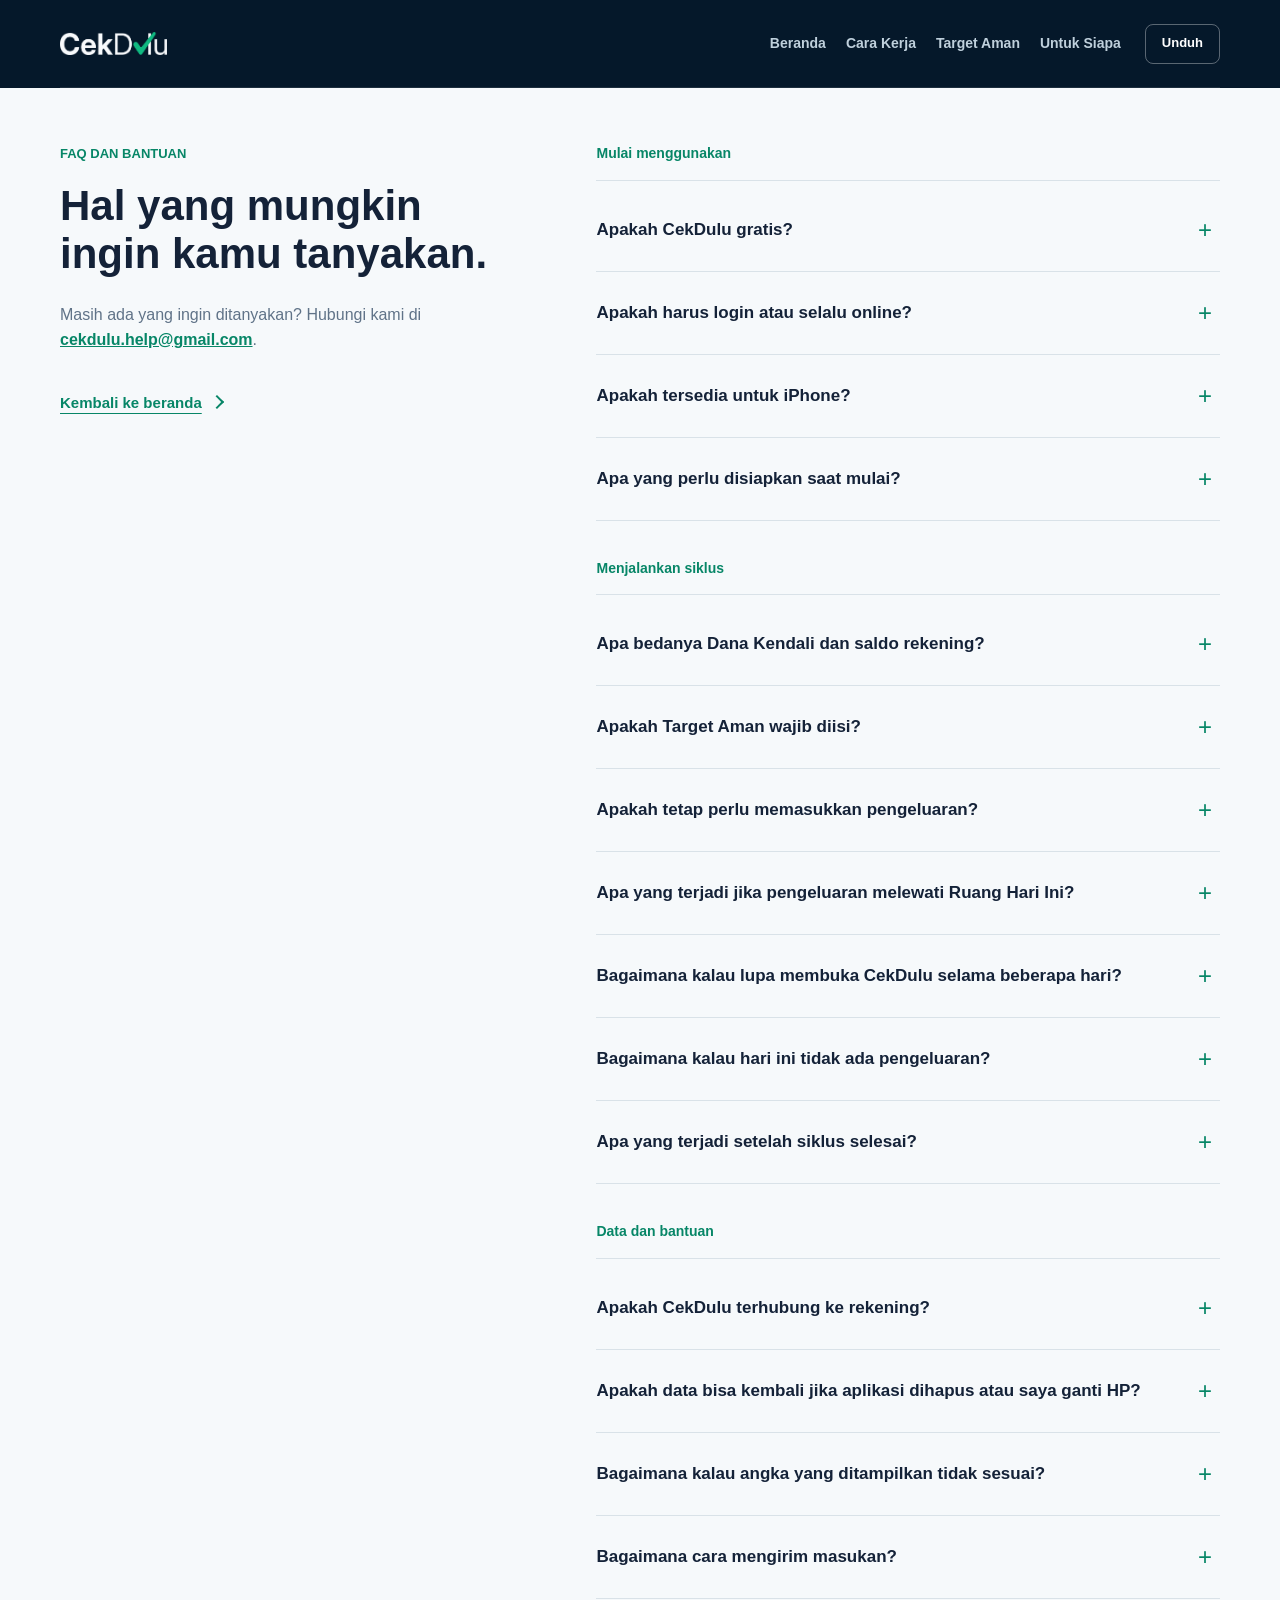
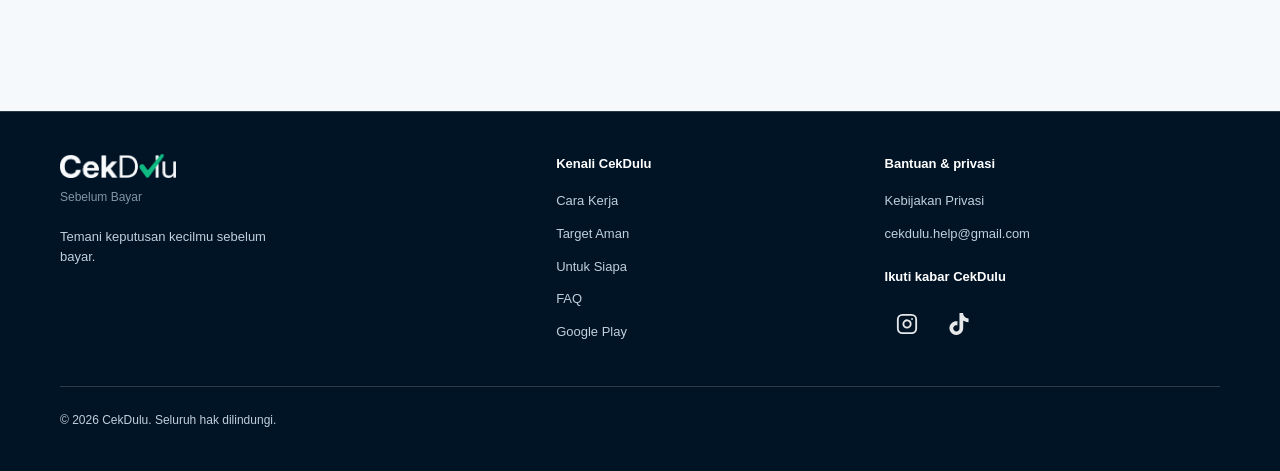
<file: faq.html>
<!doctype html>
<html lang="id">
  <head>
    <meta charset="utf-8">
    <meta name="viewport" content="width=device-width, initial-scale=1">
    <meta name="description" content="Jawaban singkat tentang cara menggunakan CekDulu, Dana Kendali, Target Aman, pengeluaran, dan penyimpanan data.">
    <meta name="theme-color" content="#001a2e">
    <title>FAQ dan Bantuan - CekDulu</title>
    <link rel="icon" type="image/png" href="assets/cekdulu-icon.png">
    <link rel="apple-touch-icon" href="assets/cekdulu-icon.png">
    <link rel="manifest" href="site.webmanifest">
    <link rel="stylesheet" href="styles.css">
    <link rel="stylesheet" href="support.css">
    <link rel="stylesheet" href="navigation.css">
    <script src="script.js" defer></script>
  </head>
  <body>
    <a class="skip-link" href="#faq-content">Lewati ke bantuan</a>

    <header class="site-header site-header--solid">
      <div class="site-header__inner">
        <a class="brand" href="index.html" aria-label="CekDulu, kembali ke halaman utama">
          <img src="assets/cekdulu-logo.png" width="945" height="201" alt="CekDulu">
        </a>
        <button class="menu-toggle" type="button" aria-expanded="false" aria-controls="primary-navigation" aria-label="Buka menu">
          <span></span>
          <span></span>
          <span></span>
        </button>
        <nav class="main-nav" id="primary-navigation" aria-label="Navigasi utama">
          <a href="index.html#top">Beranda</a>
          <a href="index.html#cara-kerja">Cara Kerja</a>
          <a href="index.html#fitur">Target Aman</a>
          <a href="index.html#untuk-siapa">Untuk Siapa</a>
          <a class="mobile-only-link" href="https://play.google.com/store/apps/details?id=com.cekdulu.sebelumbayar" target="_blank" rel="noopener noreferrer">Unduh di Google Play</a>
        </nav>
        <a class="button button--compact button--light header-download" href="https://play.google.com/store/apps/details?id=com.cekdulu.sebelumbayar" target="_blank" rel="noopener noreferrer">Unduh</a>
      </div>
    </header>

    <main class="section section--white support-faq faq-page" id="faq-content" tabindex="-1">
      <div class="section__inner faq-layout">
        <div class="section-heading faq-heading">
          <p class="eyebrow">FAQ dan bantuan</p>
          <h1>Hal yang mungkin ingin kamu tanyakan.</h1>
          <p>Masih ada yang ingin ditanyakan? Hubungi kami di <a href="mailto:cekdulu.help@gmail.com">cekdulu.help@gmail.com</a>.</p>
          <a class="text-link text-link--dark" href="index.html">Kembali ke beranda</a>
        </div>
        <div class="faq-list">
          <section class="faq-group" aria-labelledby="faq-group-1">
            <h2 id="faq-group-1">Mulai menggunakan</h2>
            <details>
              <summary>Apakah CekDulu gratis?</summary>
              <p>Versi CekDulu saat ini dapat digunakan gratis. Kamu bisa mengatur siklus dan mengecek dampak pengeluaran sebelum membayar.</p>
            </details>
            <details>
              <summary>Apakah harus login atau selalu online?</summary>
              <p>Kamu bisa mulai tanpa login. Pengaturan siklus, pengecekan nominal, dan catatan utama berjalan di perangkat sehingga dapat digunakan saat offline. Koneksi internet diperlukan untuk mengunduh atau memperbarui aplikasi.</p>
            </details>
            <details>
              <summary>Apakah tersedia untuk iPhone?</summary>
              <p>Saat ini CekDulu tersedia untuk Android melalui Google Play.</p>
            </details>
            <details>
              <summary>Apa yang perlu disiapkan saat mulai?</summary>
              <p>Tentukan Dana Kendali untuk kebutuhan sehari-hari di luar kebutuhan tetap, lalu pilih tanggal akhir siklus, biasanya sebelum gajian atau pemasukan berikutnya. Jika ada uang yang ingin tetap tersisa, isi Target Aman. Pengaturan ini dilakukan di awal setiap siklus.</p>
            </details>
          </section>
          <section class="faq-group" aria-labelledby="faq-group-2">
            <h2 id="faq-group-2">Menjalankan siklus</h2>
            <details>
              <summary>Apa bedanya Dana Kendali dan saldo rekening?</summary>
              <p>Dana Kendali adalah uang yang kamu tentukan untuk kebutuhan sehari-hari di luar kebutuhan tetap. Nilainya kamu masukkan sendiri, bukan saldo yang dibaca dari rekening.</p>
            </details>
            <details>
              <summary>Apakah Target Aman wajib diisi?</summary>
              <p>Tidak. Kamu bisa memulai tanpa Target Aman dan fokus menjaga Dana Kendali cukup sampai akhir siklus. Jika digunakan, Target Aman diperhitungkan saat menentukan ruang harian; uangnya tidak dipindahkan oleh aplikasi.</p>
            </details>
            <details>
              <summary>Apakah tetap perlu memasukkan pengeluaran?</summary>
              <p>Ya. Masukkan nominal dan konfirmasikan jika jadi membayar, supaya kondisi uang yang ditampilkan mengikuti penggunaanmu. Kamu tidak perlu memilah kategori atau menunggu malam untuk merekap. Jika sempat lupa beberapa hari, kamu bisa memperbarui total pengeluaran untuk periode yang terlewat.</p>
            </details>
            <details>
              <summary>Apa yang terjadi jika pengeluaran melewati Ruang Hari Ini?</summary>
              <p>CekDulu memperlihatkan dampaknya sebelum kamu melanjutkan. Hasil Terjaga Harian, jika tersedia, dapat membantu menutup kelebihannya. Jika belum cukup, ruang untuk hari-hari berikutnya dapat berubah. Periksa penyesuaian yang ditampilkan agar kamu tahu kondisi setelah pembayaran.</p>
            </details>
            <details>
              <summary>Bagaimana kalau lupa membuka CekDulu selama beberapa hari?</summary>
              <p>Saat diminta memperbarui periode yang terlewat, kamu bisa memilih tidak ada pengeluaran, tidak ingat, atau mengisi total pengeluaran. Total gabungan dicatat untuk periode itu tanpa menebak pengeluaran pada masing-masing tanggal.</p>
            </details>
            <details>
              <summary>Bagaimana kalau hari ini tidak ada pengeluaran?</summary>
              <p>Gunakan pilihan <strong>Tandai hari ini tanpa bayar</strong>. Kondisi hari itu tercatat dan kebiasaan cek dulu tetap terjaga tanpa perlu membuat pengeluaran.</p>
            </details>
            <details>
              <summary>Apa yang terjadi setelah siklus selesai?</summary>
              <p>Kamu bisa meninjau ringkasan siklus, lalu mengisi Dana Kendali, Durasi Siklus, dan Target Aman untuk periode berikutnya sesuai kondisi terbaru.</p>
            </details>
          </section>
          <section class="faq-group" aria-labelledby="faq-group-3">
            <h2 id="faq-group-3">Data dan bantuan</h2>
            <details>
              <summary>Apakah CekDulu terhubung ke rekening?</summary>
              <p>Tidak. CekDulu tidak terhubung ke rekening atau dompet digital, tidak memindahkan uang, dan tidak meminta PIN atau kata sandi bank. Data keuangan utama disimpan di perangkat. Saat online, data penggunaan minimum tanpa nominal keuangan dapat dikirim untuk membantu memperbaiki aplikasi. Baca rinciannya di <a href="privacy.html">Kebijakan Privasi</a>.</p>
            </details>
            <details>
              <summary>Apakah data bisa kembali jika aplikasi dihapus atau saya ganti HP?</summary>
              <p>Data keuangan utama disimpan di perangkat. Backup dan pemulihan melalui akun belum tersedia untuk umum pada versi saat ini. Menghapus aplikasi atau data aplikasi, mereset HP, maupun mengganti HP dapat membuat catatan tidak dapat dipulihkan.</p>
            </details>
            <details>
              <summary>Bagaimana kalau angka yang ditampilkan tidak sesuai?</summary>
              <p>Periksa Dana Kendali, durasi, dan pengeluaran yang sudah kamu masukkan, termasuk hari yang terlewat. Perhitungan mengikuti data yang tercatat. Jika masih ada kendala, kirim penjelasan dan versi aplikasi ke <a href="mailto:cekdulu.help@gmail.com">cekdulu.help@gmail.com</a>. Jangan sertakan PIN, kata sandi, atau informasi rekening.</p>
            </details>
            <details>
              <summary>Bagaimana cara mengirim masukan?</summary>
              <p>Kirim pengalaman atau saranmu ke <a href="mailto:cekdulu.help@gmail.com">cekdulu.help@gmail.com</a>. Ceritakan bagian yang membantu atau masih membingungkan agar kami bisa memahami kebutuhanmu.</p>
            </details>
          </section>
        </div>
      </div>
    </main>

    <footer class="site-footer footer-expanded">
      <div class="footer-expanded__inner">
        <div class="footer-brand">
          <a href="index.html#top" aria-label="CekDulu, kembali ke beranda"><img src="assets/cekdulu-logo.png" width="945" height="201" alt="CekDulu" loading="lazy"></a>
          <span>Sebelum Bayar</span>
          <p>Temani keputusan kecilmu sebelum bayar.</p>
        </div>
        <nav class="footer-section" aria-label="Jelajahi CekDulu">
          <strong>Kenali CekDulu</strong>
          <a href="index.html#cara-kerja">Cara Kerja</a>
          <a href="index.html#fitur">Target Aman</a>
          <a href="index.html#untuk-siapa">Untuk Siapa</a>
          <a href="faq.html" aria-current="page">FAQ</a>
          <a href="https://play.google.com/store/apps/details?id=com.cekdulu.sebelumbayar" target="_blank" rel="noopener noreferrer">Google Play</a>
        </nav>
        <div class="footer-section">
          <strong>Bantuan &amp; privasi</strong>
          <a href="privacy.html">Kebijakan Privasi</a>
          <a href="mailto:cekdulu.help@gmail.com">cekdulu.help@gmail.com</a>
          <div class="footer-social">
            <strong>Ikuti kabar CekDulu</strong>
            <a data-social="instagram" href="https://www.instagram.com/cekdulu_5detik/" target="_blank" rel="noopener noreferrer" aria-label="Instagram CekDulu, buka tab baru" title="Instagram"><img src="assets/instagram.svg" width="22" height="22" alt="" aria-hidden="true" loading="lazy"></a>
            <a data-social="tiktok" href="https://www.tiktok.com/@cekdulu5detik" target="_blank" rel="noopener noreferrer" aria-label="TikTok CekDulu, buka tab baru" title="TikTok"><img src="assets/tiktok.svg" width="22" height="22" alt="" aria-hidden="true" loading="lazy"></a>
          </div>
        </div>
        <p class="footer-copyright">&copy; 2026 CekDulu. Seluruh hak dilindungi.</p>
      </div>
    </footer>
  </body>
</html>
</file>
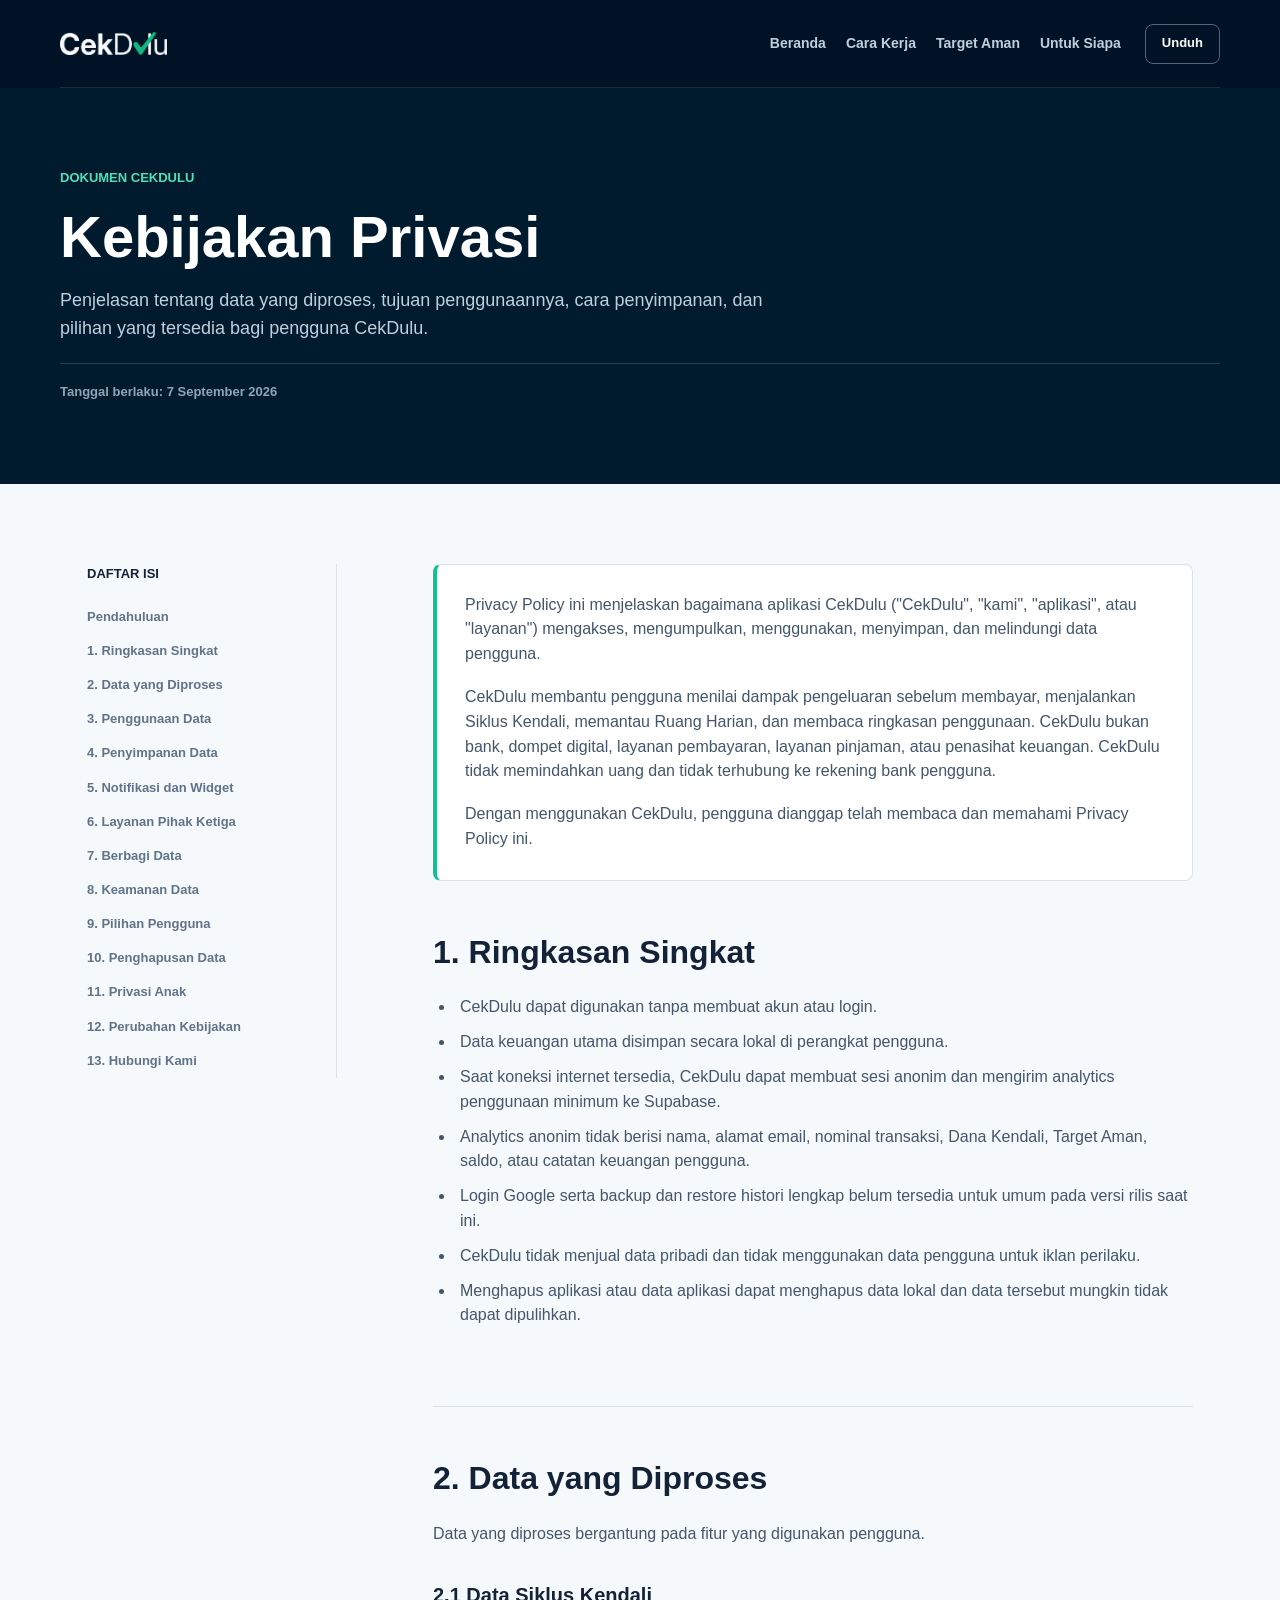
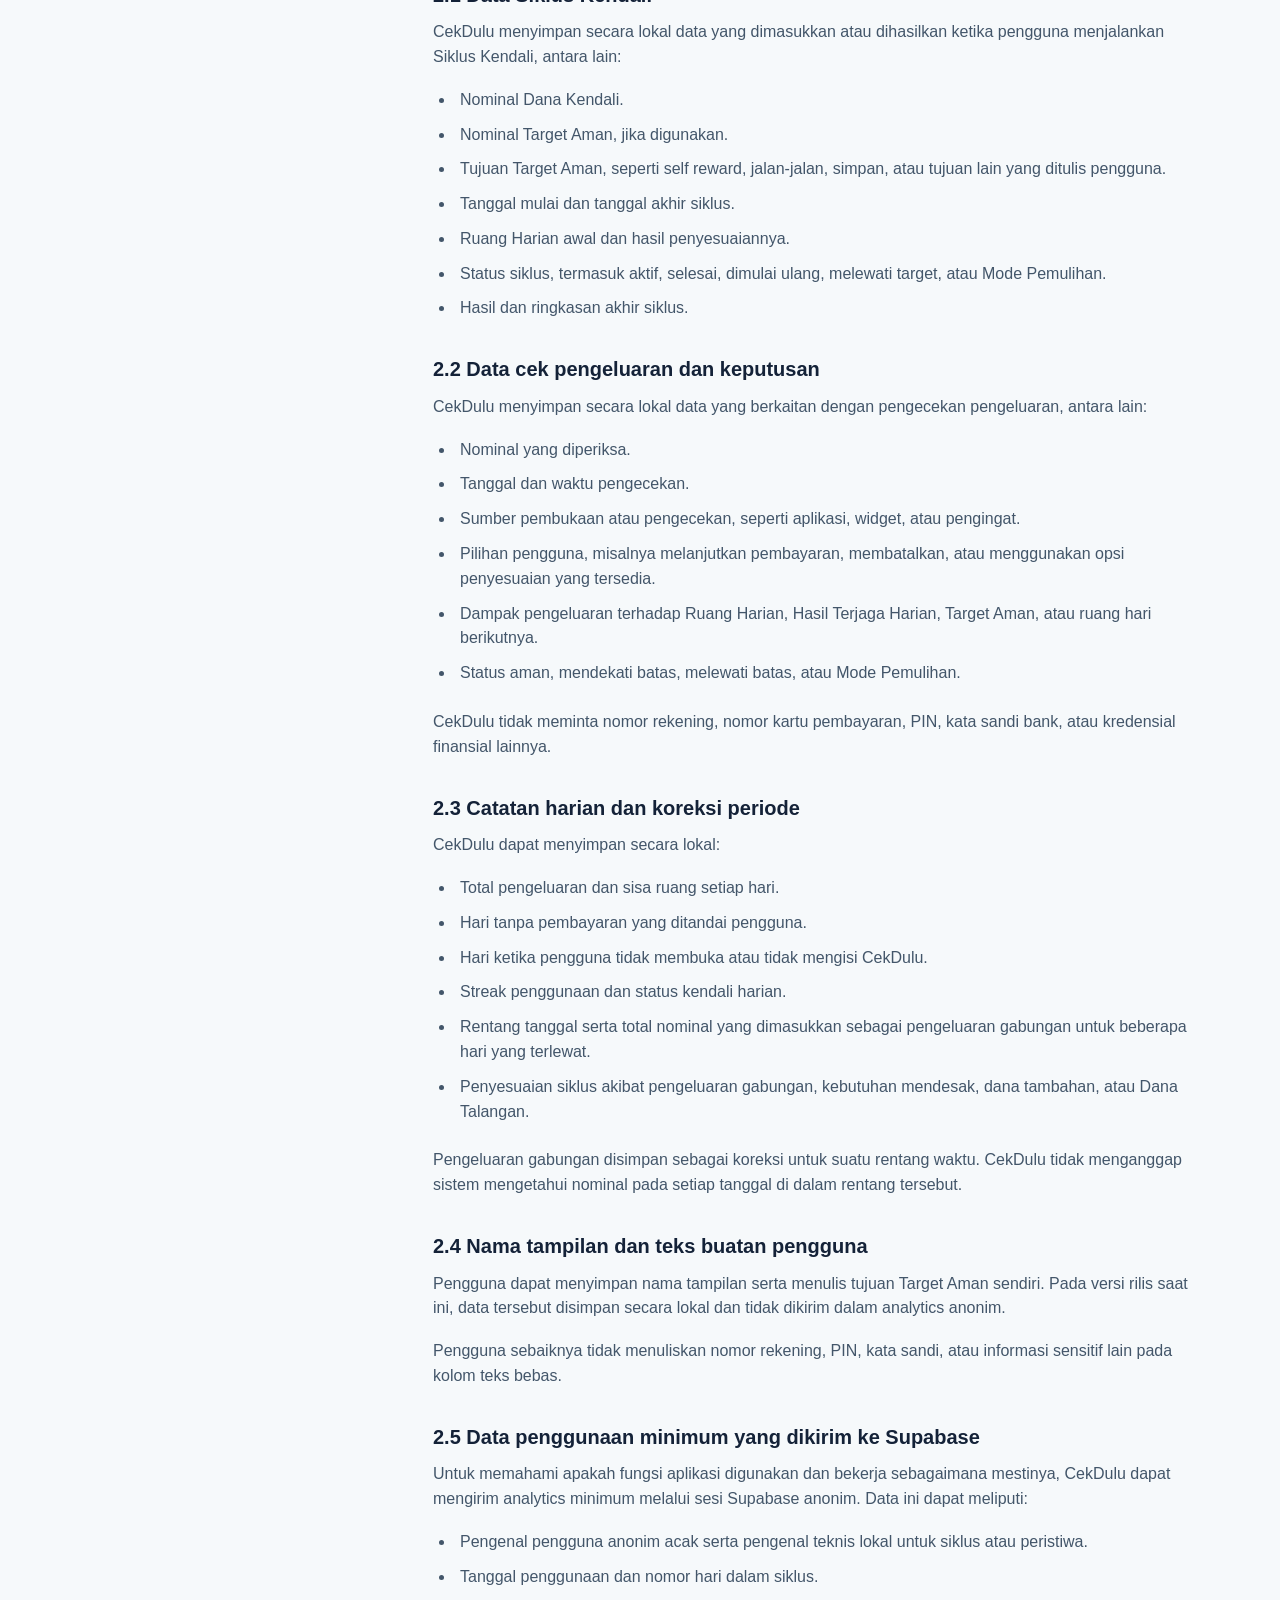
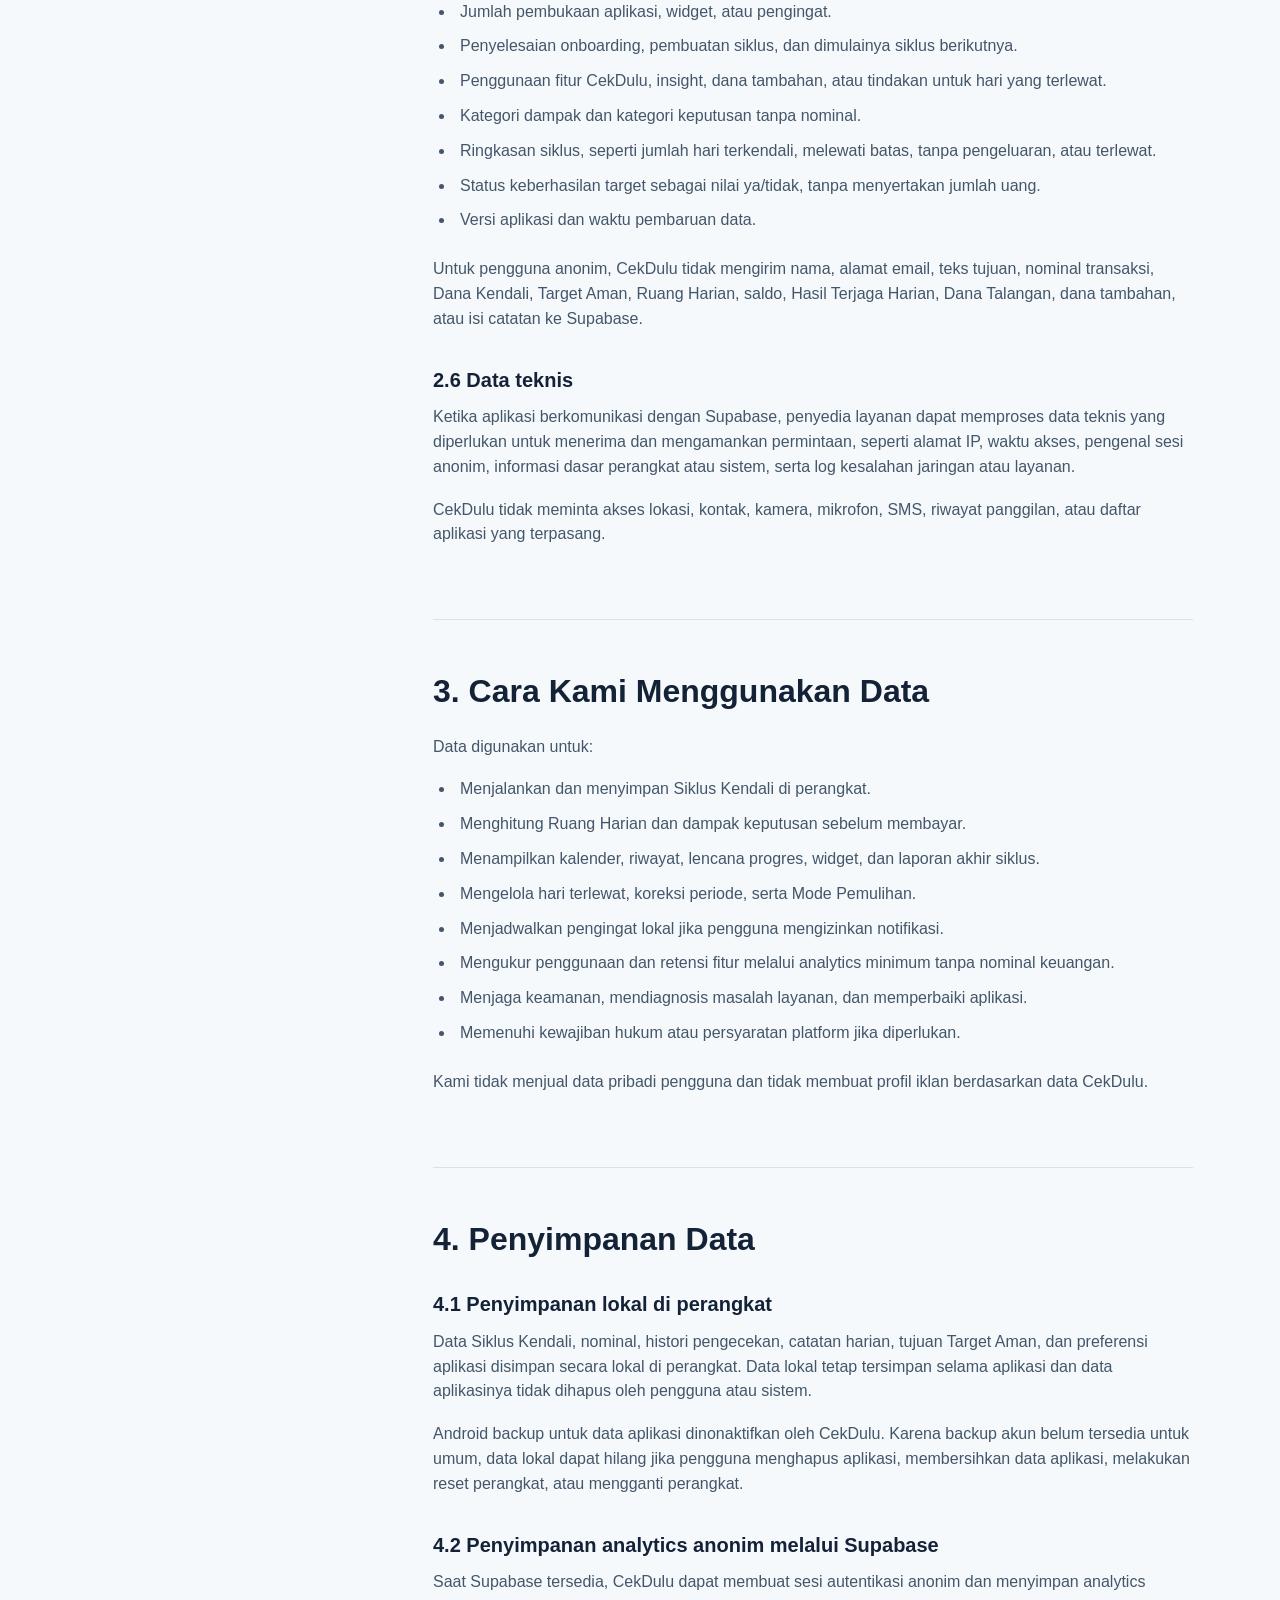
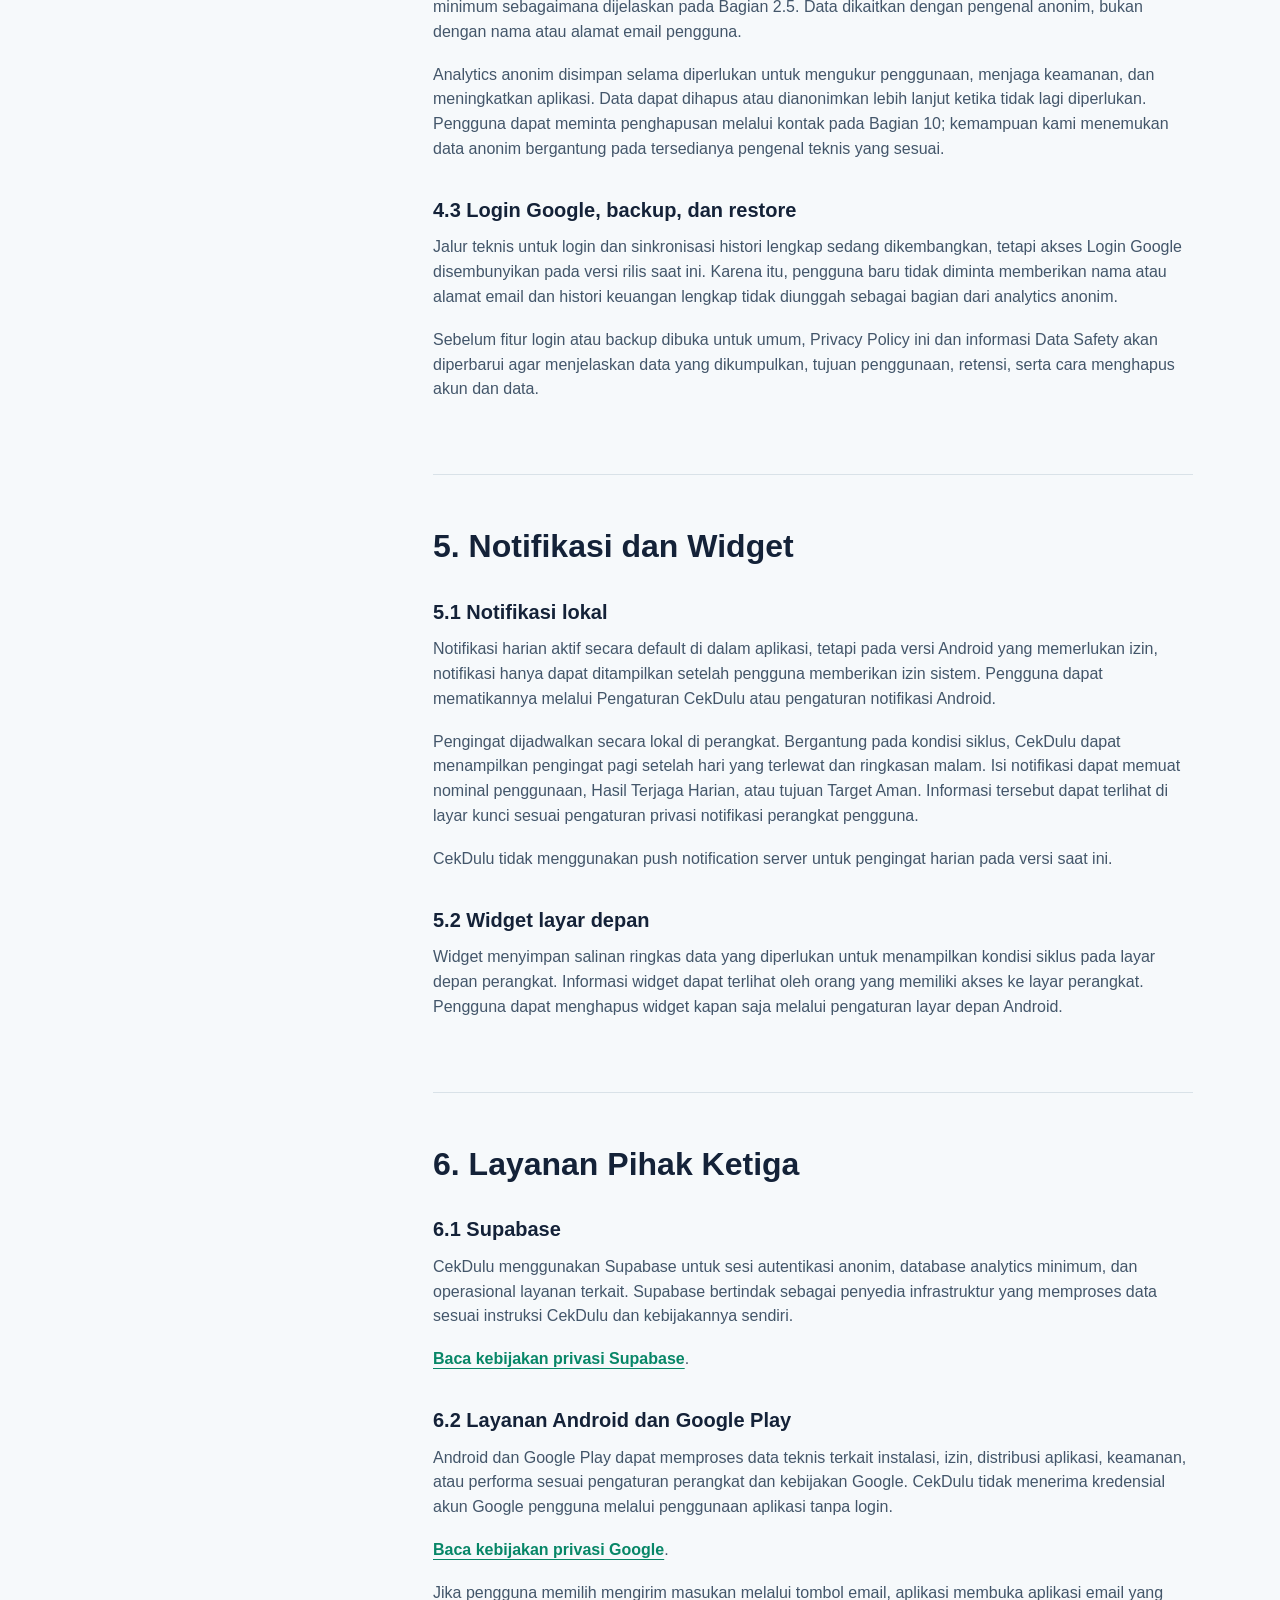
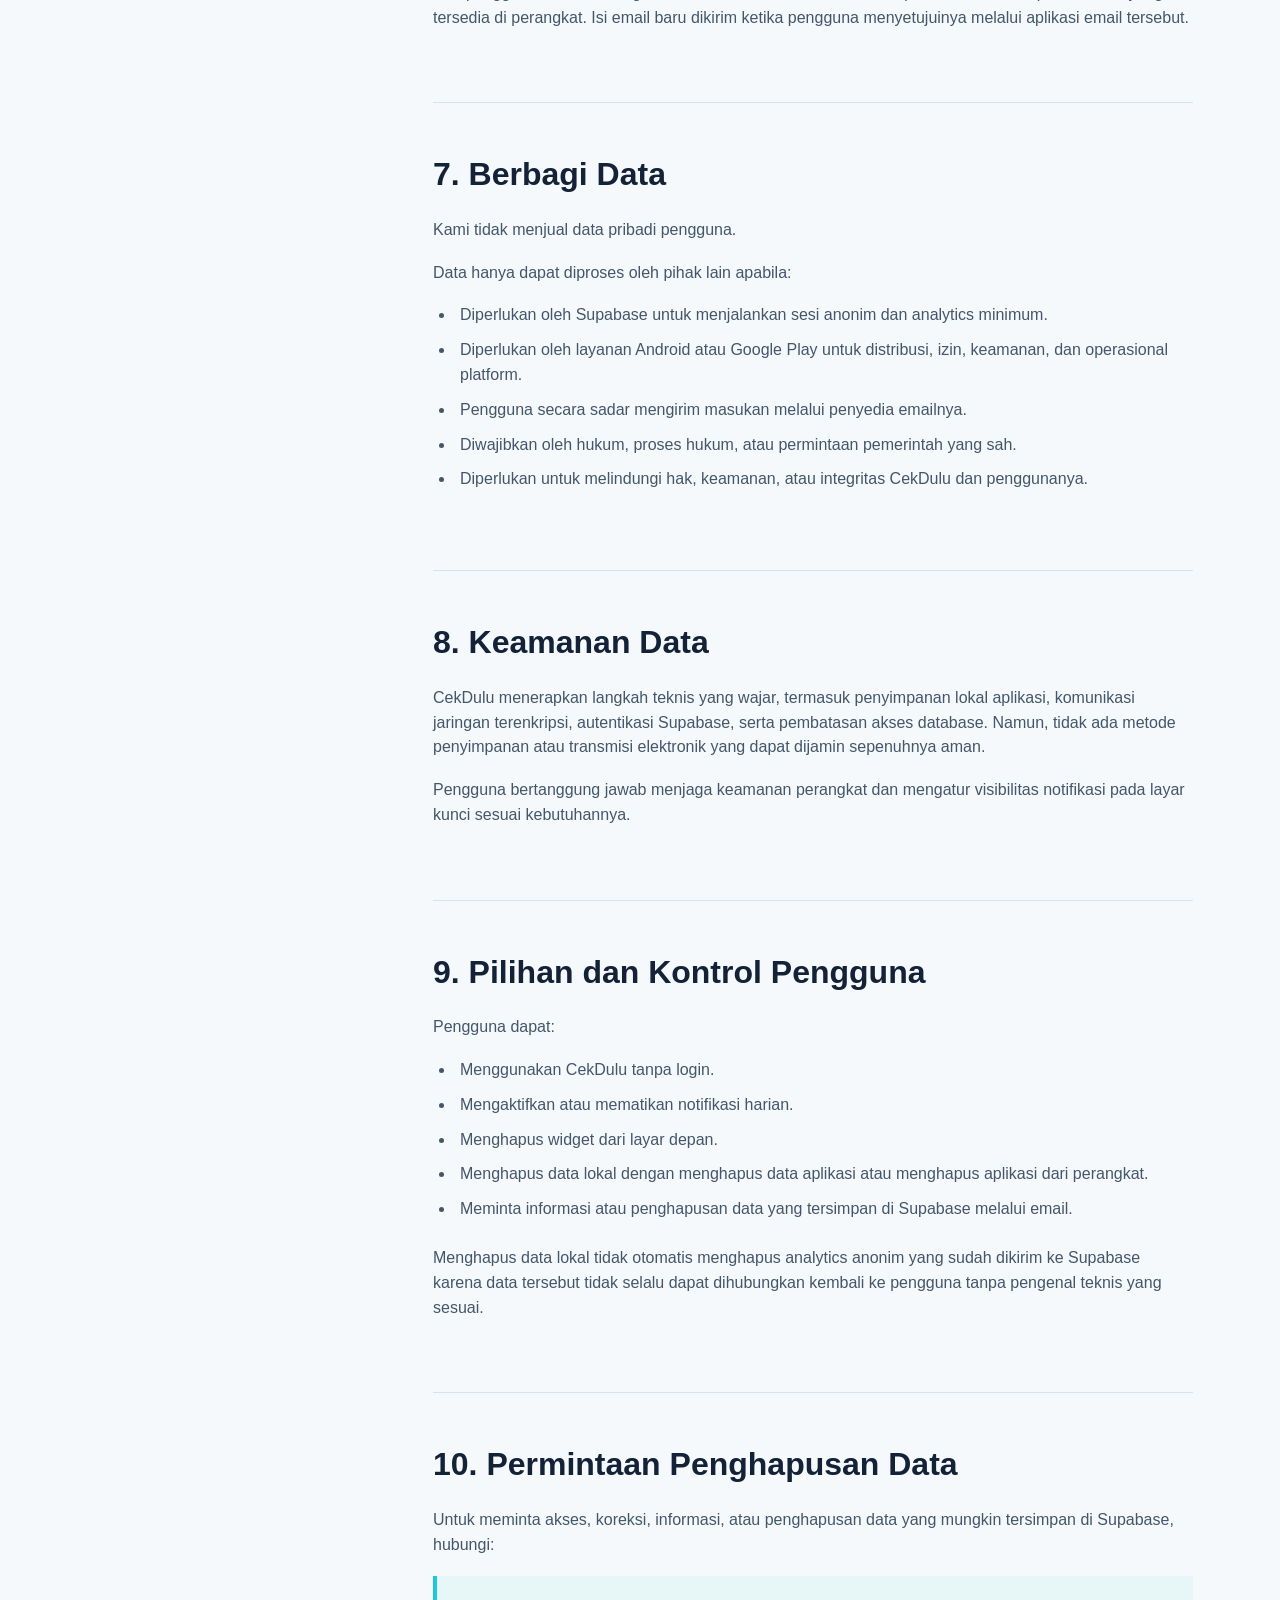
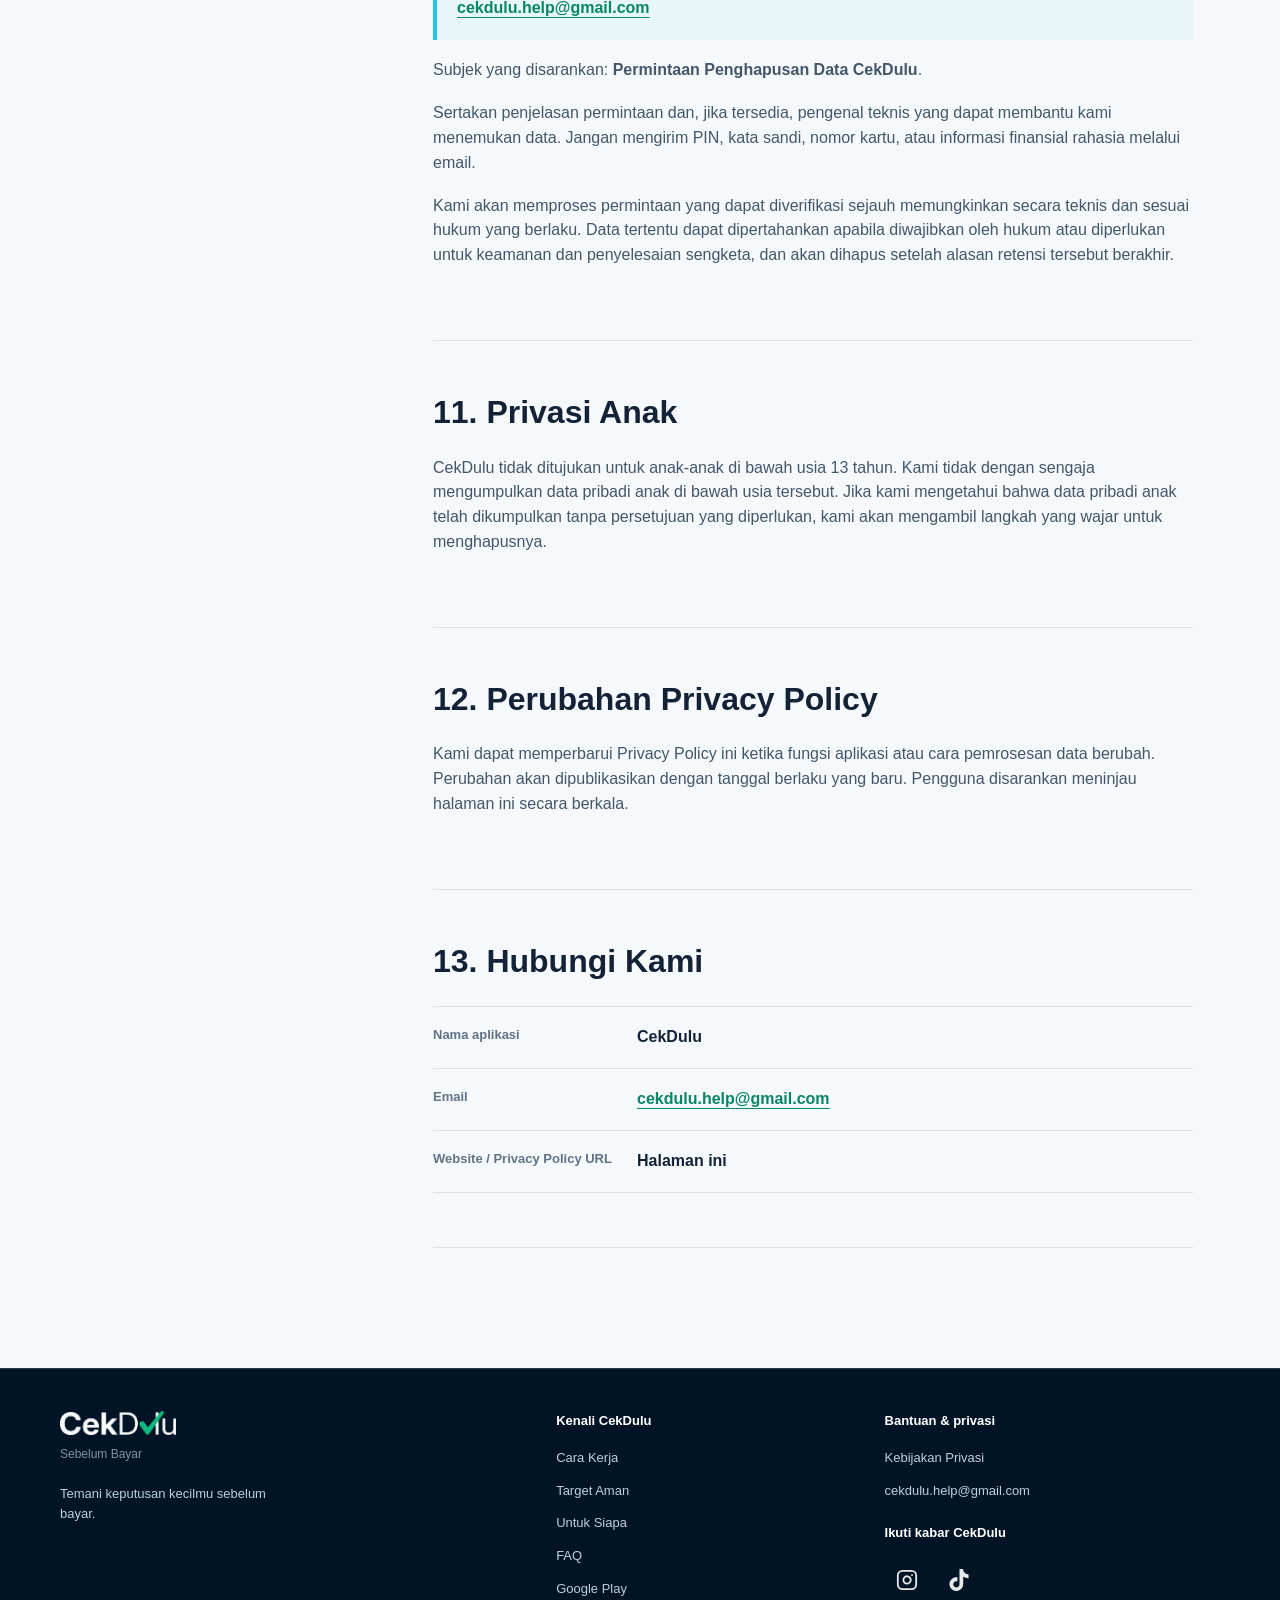
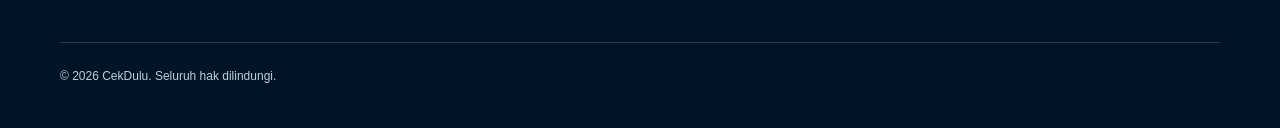
<file: privacy.html>
<!doctype html>
<html lang="id">
  <head>
    <meta charset="utf-8">
    <meta name="viewport" content="width=device-width, initial-scale=1">
    <meta
      name="description"
      content="Kebijakan Privasi CekDulu menjelaskan data yang diproses, penyimpanan lokal, analytics anonim, notifikasi, widget, serta pilihan pengguna."
    >
    <meta name="theme-color" content="#001a2e">
    <title>Kebijakan Privasi - CekDulu</title>
    <link rel="icon" type="image/png" href="assets/cekdulu-icon.png">
    <link rel="apple-touch-icon" href="assets/cekdulu-icon.png">
    <link rel="manifest" href="site.webmanifest">
    <link rel="stylesheet" href="styles.css">
    <link rel="stylesheet" href="support.css">
    <link rel="stylesheet" href="navigation.css">
    <script src="script.js" defer></script>
  </head>
  <body>
    <a class="skip-link" href="#policy-content">Lewati ke kebijakan privasi</a>

    <header class="site-header site-header--solid">
      <div class="site-header__inner">
        <a class="brand" href="index.html" aria-label="CekDulu, kembali ke halaman utama">
          <img src="assets/cekdulu-logo.png" width="945" height="201" alt="CekDulu">
        </a>

        <button
          class="menu-toggle"
          type="button"
          aria-expanded="false"
          aria-controls="primary-navigation"
          aria-label="Buka menu"
        >
          <span></span>
          <span></span>
          <span></span>
        </button>

        <nav class="main-nav" id="primary-navigation" aria-label="Navigasi utama">
          <a href="index.html#top">Beranda</a>
          <a href="index.html#cara-kerja">Cara Kerja</a>
          <a href="index.html#fitur">Target Aman</a>
          <a href="index.html#untuk-siapa">Untuk Siapa</a>
          <a
            class="mobile-only-link"
            href="https://play.google.com/store/apps/details?id=com.cekdulu.sebelumbayar"
            target="_blank"
            rel="noopener noreferrer"
          >Unduh di Google Play</a>
        </nav>

        <a
          class="button button--compact button--light header-download"
          href="https://play.google.com/store/apps/details?id=com.cekdulu.sebelumbayar"
          target="_blank"
          rel="noopener noreferrer"
        >
          Unduh
        </a>
      </div>
    </header>

    <main class="policy-main" id="policy-content" tabindex="-1">
      <section class="policy-hero">
        <div class="policy-hero__inner">
          <p class="eyebrow eyebrow--green">Dokumen CekDulu</p>
          <h1>Kebijakan Privasi</h1>
          <p>
            Penjelasan tentang data yang diproses, tujuan penggunaannya, cara
            penyimpanan, dan pilihan yang tersedia bagi pengguna CekDulu.
          </p>
          <span class="policy-date">Tanggal berlaku: 7 September 2026</span>
        </div>
      </section>

      <div class="policy-layout">
        <aside class="policy-toc" aria-label="Daftar isi Kebijakan Privasi">
          <strong>Daftar isi</strong>
          <nav>
            <a href="#pendahuluan">Pendahuluan</a>
            <a href="#ringkasan">1. Ringkasan Singkat</a>
            <a href="#data-diproses">2. Data yang Diproses</a>
            <a href="#penggunaan-data">3. Penggunaan Data</a>
            <a href="#penyimpanan">4. Penyimpanan Data</a>
            <a href="#notifikasi-widget">5. Notifikasi dan Widget</a>
            <a href="#pihak-ketiga">6. Layanan Pihak Ketiga</a>
            <a href="#berbagi-data">7. Berbagi Data</a>
            <a href="#keamanan">8. Keamanan Data</a>
            <a href="#kontrol">9. Pilihan Pengguna</a>
            <a href="#penghapusan">10. Penghapusan Data</a>
            <a href="#anak">11. Privasi Anak</a>
            <a href="#perubahan">12. Perubahan Kebijakan</a>
            <a href="#kontak">13. Hubungi Kami</a>
          </nav>
        </aside>

        <article class="policy-article">
          <section class="policy-intro" id="pendahuluan" tabindex="-1">
            <p>
              Privacy Policy ini menjelaskan bagaimana aplikasi CekDulu
              ("CekDulu", "kami", "aplikasi", atau "layanan") mengakses,
              mengumpulkan, menggunakan, menyimpan, dan melindungi data
              pengguna.
            </p>
            <p>
              CekDulu membantu pengguna menilai dampak pengeluaran sebelum
              membayar, menjalankan Siklus Kendali, memantau Ruang Harian, dan
              membaca ringkasan penggunaan. CekDulu bukan bank, dompet digital,
              layanan pembayaran, layanan pinjaman, atau penasihat keuangan.
              CekDulu tidak memindahkan uang dan tidak terhubung ke rekening
              bank pengguna.
            </p>
            <p>
              Dengan menggunakan CekDulu, pengguna dianggap telah membaca dan
              memahami Privacy Policy ini.
            </p>
          </section>

          <section id="ringkasan" tabindex="-1">
            <h2>1. Ringkasan Singkat</h2>
            <ul>
              <li>CekDulu dapat digunakan tanpa membuat akun atau login.</li>
              <li>Data keuangan utama disimpan secara lokal di perangkat pengguna.</li>
              <li>Saat koneksi internet tersedia, CekDulu dapat membuat sesi anonim dan mengirim analytics penggunaan minimum ke Supabase.</li>
              <li>Analytics anonim tidak berisi nama, alamat email, nominal transaksi, Dana Kendali, Target Aman, saldo, atau catatan keuangan pengguna.</li>
              <li>Login Google serta backup dan restore histori lengkap belum tersedia untuk umum pada versi rilis saat ini.</li>
              <li>CekDulu tidak menjual data pribadi dan tidak menggunakan data pengguna untuk iklan perilaku.</li>
              <li>Menghapus aplikasi atau data aplikasi dapat menghapus data lokal dan data tersebut mungkin tidak dapat dipulihkan.</li>
            </ul>
          </section>

          <section id="data-diproses" tabindex="-1">
            <h2>2. Data yang Diproses</h2>
            <p>Data yang diproses bergantung pada fitur yang digunakan pengguna.</p>

            <h3>2.1 Data Siklus Kendali</h3>
            <p>CekDulu menyimpan secara lokal data yang dimasukkan atau dihasilkan ketika pengguna menjalankan Siklus Kendali, antara lain:</p>
            <ul>
              <li>Nominal Dana Kendali.</li>
              <li>Nominal Target Aman, jika digunakan.</li>
              <li>Tujuan Target Aman, seperti self reward, jalan-jalan, simpan, atau tujuan lain yang ditulis pengguna.</li>
              <li>Tanggal mulai dan tanggal akhir siklus.</li>
              <li>Ruang Harian awal dan hasil penyesuaiannya.</li>
              <li>Status siklus, termasuk aktif, selesai, dimulai ulang, melewati target, atau Mode Pemulihan.</li>
              <li>Hasil dan ringkasan akhir siklus.</li>
            </ul>

            <h3>2.2 Data cek pengeluaran dan keputusan</h3>
            <p>CekDulu menyimpan secara lokal data yang berkaitan dengan pengecekan pengeluaran, antara lain:</p>
            <ul>
              <li>Nominal yang diperiksa.</li>
              <li>Tanggal dan waktu pengecekan.</li>
              <li>Sumber pembukaan atau pengecekan, seperti aplikasi, widget, atau pengingat.</li>
              <li>Pilihan pengguna, misalnya melanjutkan pembayaran, membatalkan, atau menggunakan opsi penyesuaian yang tersedia.</li>
              <li>Dampak pengeluaran terhadap Ruang Harian, Hasil Terjaga Harian, Target Aman, atau ruang hari berikutnya.</li>
              <li>Status aman, mendekati batas, melewati batas, atau Mode Pemulihan.</li>
            </ul>
            <p>CekDulu tidak meminta nomor rekening, nomor kartu pembayaran, PIN, kata sandi bank, atau kredensial finansial lainnya.</p>

            <h3>2.3 Catatan harian dan koreksi periode</h3>
            <p>CekDulu dapat menyimpan secara lokal:</p>
            <ul>
              <li>Total pengeluaran dan sisa ruang setiap hari.</li>
              <li>Hari tanpa pembayaran yang ditandai pengguna.</li>
              <li>Hari ketika pengguna tidak membuka atau tidak mengisi CekDulu.</li>
              <li>Streak penggunaan dan status kendali harian.</li>
              <li>Rentang tanggal serta total nominal yang dimasukkan sebagai pengeluaran gabungan untuk beberapa hari yang terlewat.</li>
              <li>Penyesuaian siklus akibat pengeluaran gabungan, kebutuhan mendesak, dana tambahan, atau Dana Talangan.</li>
            </ul>
            <p>Pengeluaran gabungan disimpan sebagai koreksi untuk suatu rentang waktu. CekDulu tidak menganggap sistem mengetahui nominal pada setiap tanggal di dalam rentang tersebut.</p>

            <h3>2.4 Nama tampilan dan teks buatan pengguna</h3>
            <p>Pengguna dapat menyimpan nama tampilan serta menulis tujuan Target Aman sendiri. Pada versi rilis saat ini, data tersebut disimpan secara lokal dan tidak dikirim dalam analytics anonim.</p>
            <p>Pengguna sebaiknya tidak menuliskan nomor rekening, PIN, kata sandi, atau informasi sensitif lain pada kolom teks bebas.</p>

            <h3>2.5 Data penggunaan minimum yang dikirim ke Supabase</h3>
            <p>Untuk memahami apakah fungsi aplikasi digunakan dan bekerja sebagaimana mestinya, CekDulu dapat mengirim analytics minimum melalui sesi Supabase anonim. Data ini dapat meliputi:</p>
            <ul>
              <li>Pengenal pengguna anonim acak serta pengenal teknis lokal untuk siklus atau peristiwa.</li>
              <li>Tanggal penggunaan dan nomor hari dalam siklus.</li>
              <li>Jumlah pembukaan aplikasi, widget, atau pengingat.</li>
              <li>Penyelesaian onboarding, pembuatan siklus, dan dimulainya siklus berikutnya.</li>
              <li>Penggunaan fitur CekDulu, insight, dana tambahan, atau tindakan untuk hari yang terlewat.</li>
              <li>Kategori dampak dan kategori keputusan tanpa nominal.</li>
              <li>Ringkasan siklus, seperti jumlah hari terkendali, melewati batas, tanpa pengeluaran, atau terlewat.</li>
              <li>Status keberhasilan target sebagai nilai ya/tidak, tanpa menyertakan jumlah uang.</li>
              <li>Versi aplikasi dan waktu pembaruan data.</li>
            </ul>
            <p>Untuk pengguna anonim, CekDulu tidak mengirim nama, alamat email, teks tujuan, nominal transaksi, Dana Kendali, Target Aman, Ruang Harian, saldo, Hasil Terjaga Harian, Dana Talangan, dana tambahan, atau isi catatan ke Supabase.</p>

            <h3>2.6 Data teknis</h3>
            <p>Ketika aplikasi berkomunikasi dengan Supabase, penyedia layanan dapat memproses data teknis yang diperlukan untuk menerima dan mengamankan permintaan, seperti alamat IP, waktu akses, pengenal sesi anonim, informasi dasar perangkat atau sistem, serta log kesalahan jaringan atau layanan.</p>
            <p>CekDulu tidak meminta akses lokasi, kontak, kamera, mikrofon, SMS, riwayat panggilan, atau daftar aplikasi yang terpasang.</p>
          </section>

          <section id="penggunaan-data" tabindex="-1">
            <h2>3. Cara Kami Menggunakan Data</h2>
            <p>Data digunakan untuk:</p>
            <ul>
              <li>Menjalankan dan menyimpan Siklus Kendali di perangkat.</li>
              <li>Menghitung Ruang Harian dan dampak keputusan sebelum membayar.</li>
              <li>Menampilkan kalender, riwayat, lencana progres, widget, dan laporan akhir siklus.</li>
              <li>Mengelola hari terlewat, koreksi periode, serta Mode Pemulihan.</li>
              <li>Menjadwalkan pengingat lokal jika pengguna mengizinkan notifikasi.</li>
              <li>Mengukur penggunaan dan retensi fitur melalui analytics minimum tanpa nominal keuangan.</li>
              <li>Menjaga keamanan, mendiagnosis masalah layanan, dan memperbaiki aplikasi.</li>
              <li>Memenuhi kewajiban hukum atau persyaratan platform jika diperlukan.</li>
            </ul>
            <p>Kami tidak menjual data pribadi pengguna dan tidak membuat profil iklan berdasarkan data CekDulu.</p>
          </section>

          <section id="penyimpanan" tabindex="-1">
            <h2>4. Penyimpanan Data</h2>

            <h3>4.1 Penyimpanan lokal di perangkat</h3>
            <p>Data Siklus Kendali, nominal, histori pengecekan, catatan harian, tujuan Target Aman, dan preferensi aplikasi disimpan secara lokal di perangkat. Data lokal tetap tersimpan selama aplikasi dan data aplikasinya tidak dihapus oleh pengguna atau sistem.</p>
            <p>Android backup untuk data aplikasi dinonaktifkan oleh CekDulu. Karena backup akun belum tersedia untuk umum, data lokal dapat hilang jika pengguna menghapus aplikasi, membersihkan data aplikasi, melakukan reset perangkat, atau mengganti perangkat.</p>

            <h3>4.2 Penyimpanan analytics anonim melalui Supabase</h3>
            <p>Saat Supabase tersedia, CekDulu dapat membuat sesi autentikasi anonim dan menyimpan analytics minimum sebagaimana dijelaskan pada Bagian 2.5. Data dikaitkan dengan pengenal anonim, bukan dengan nama atau alamat email pengguna.</p>
            <p>Analytics anonim disimpan selama diperlukan untuk mengukur penggunaan, menjaga keamanan, dan meningkatkan aplikasi. Data dapat dihapus atau dianonimkan lebih lanjut ketika tidak lagi diperlukan. Pengguna dapat meminta penghapusan melalui kontak pada Bagian 10; kemampuan kami menemukan data anonim bergantung pada tersedianya pengenal teknis yang sesuai.</p>

            <h3>4.3 Login Google, backup, dan restore</h3>
            <p>Jalur teknis untuk login dan sinkronisasi histori lengkap sedang dikembangkan, tetapi akses Login Google disembunyikan pada versi rilis saat ini. Karena itu, pengguna baru tidak diminta memberikan nama atau alamat email dan histori keuangan lengkap tidak diunggah sebagai bagian dari analytics anonim.</p>
            <p>Sebelum fitur login atau backup dibuka untuk umum, Privacy Policy ini dan informasi Data Safety akan diperbarui agar menjelaskan data yang dikumpulkan, tujuan penggunaan, retensi, serta cara menghapus akun dan data.</p>
          </section>

          <section id="notifikasi-widget" tabindex="-1">
            <h2>5. Notifikasi dan Widget</h2>

            <h3>5.1 Notifikasi lokal</h3>
            <p>Notifikasi harian aktif secara default di dalam aplikasi, tetapi pada versi Android yang memerlukan izin, notifikasi hanya dapat ditampilkan setelah pengguna memberikan izin sistem. Pengguna dapat mematikannya melalui Pengaturan CekDulu atau pengaturan notifikasi Android.</p>
            <p>Pengingat dijadwalkan secara lokal di perangkat. Bergantung pada kondisi siklus, CekDulu dapat menampilkan pengingat pagi setelah hari yang terlewat dan ringkasan malam. Isi notifikasi dapat memuat nominal penggunaan, Hasil Terjaga Harian, atau tujuan Target Aman. Informasi tersebut dapat terlihat di layar kunci sesuai pengaturan privasi notifikasi perangkat pengguna.</p>
            <p>CekDulu tidak menggunakan push notification server untuk pengingat harian pada versi saat ini.</p>

            <h3>5.2 Widget layar depan</h3>
            <p>Widget menyimpan salinan ringkas data yang diperlukan untuk menampilkan kondisi siklus pada layar depan perangkat. Informasi widget dapat terlihat oleh orang yang memiliki akses ke layar perangkat. Pengguna dapat menghapus widget kapan saja melalui pengaturan layar depan Android.</p>
          </section>

          <section id="pihak-ketiga" tabindex="-1">
            <h2>6. Layanan Pihak Ketiga</h2>

            <h3>6.1 Supabase</h3>
            <p>CekDulu menggunakan Supabase untuk sesi autentikasi anonim, database analytics minimum, dan operasional layanan terkait. Supabase bertindak sebagai penyedia infrastruktur yang memproses data sesuai instruksi CekDulu dan kebijakannya sendiri.</p>
            <p><a href="https://supabase.com/privacy" target="_blank" rel="noopener noreferrer">Baca kebijakan privasi Supabase</a>.</p>

            <h3>6.2 Layanan Android dan Google Play</h3>
            <p>Android dan Google Play dapat memproses data teknis terkait instalasi, izin, distribusi aplikasi, keamanan, atau performa sesuai pengaturan perangkat dan kebijakan Google. CekDulu tidak menerima kredensial akun Google pengguna melalui penggunaan aplikasi tanpa login.</p>
            <p><a href="https://policies.google.com/privacy" target="_blank" rel="noopener noreferrer">Baca kebijakan privasi Google</a>.</p>
            <p>Jika pengguna memilih mengirim masukan melalui tombol email, aplikasi membuka aplikasi email yang tersedia di perangkat. Isi email baru dikirim ketika pengguna menyetujuinya melalui aplikasi email tersebut.</p>
          </section>

          <section id="berbagi-data" tabindex="-1">
            <h2>7. Berbagi Data</h2>
            <p>Kami tidak menjual data pribadi pengguna.</p>
            <p>Data hanya dapat diproses oleh pihak lain apabila:</p>
            <ul>
              <li>Diperlukan oleh Supabase untuk menjalankan sesi anonim dan analytics minimum.</li>
              <li>Diperlukan oleh layanan Android atau Google Play untuk distribusi, izin, keamanan, dan operasional platform.</li>
              <li>Pengguna secara sadar mengirim masukan melalui penyedia emailnya.</li>
              <li>Diwajibkan oleh hukum, proses hukum, atau permintaan pemerintah yang sah.</li>
              <li>Diperlukan untuk melindungi hak, keamanan, atau integritas CekDulu dan penggunanya.</li>
            </ul>
          </section>

          <section id="keamanan" tabindex="-1">
            <h2>8. Keamanan Data</h2>
            <p>CekDulu menerapkan langkah teknis yang wajar, termasuk penyimpanan lokal aplikasi, komunikasi jaringan terenkripsi, autentikasi Supabase, serta pembatasan akses database. Namun, tidak ada metode penyimpanan atau transmisi elektronik yang dapat dijamin sepenuhnya aman.</p>
            <p>Pengguna bertanggung jawab menjaga keamanan perangkat dan mengatur visibilitas notifikasi pada layar kunci sesuai kebutuhannya.</p>
          </section>

          <section id="kontrol" tabindex="-1">
            <h2>9. Pilihan dan Kontrol Pengguna</h2>
            <p>Pengguna dapat:</p>
            <ul>
              <li>Menggunakan CekDulu tanpa login.</li>
              <li>Mengaktifkan atau mematikan notifikasi harian.</li>
              <li>Menghapus widget dari layar depan.</li>
              <li>Menghapus data lokal dengan menghapus data aplikasi atau menghapus aplikasi dari perangkat.</li>
              <li>Meminta informasi atau penghapusan data yang tersimpan di Supabase melalui email.</li>
            </ul>
            <p>Menghapus data lokal tidak otomatis menghapus analytics anonim yang sudah dikirim ke Supabase karena data tersebut tidak selalu dapat dihubungkan kembali ke pengguna tanpa pengenal teknis yang sesuai.</p>
          </section>

          <section id="penghapusan" tabindex="-1">
            <h2>10. Permintaan Penghapusan Data</h2>
            <p>Untuk meminta akses, koreksi, informasi, atau penghapusan data yang mungkin tersimpan di Supabase, hubungi:</p>
            <p class="policy-contact"><a href="mailto:cekdulu.help@gmail.com?subject=Permintaan%20Penghapusan%20Data%20CekDulu">cekdulu.help@gmail.com</a></p>
            <p>Subjek yang disarankan: <strong>Permintaan Penghapusan Data CekDulu</strong>.</p>
            <p>Sertakan penjelasan permintaan dan, jika tersedia, pengenal teknis yang dapat membantu kami menemukan data. Jangan mengirim PIN, kata sandi, nomor kartu, atau informasi finansial rahasia melalui email.</p>
            <p>Kami akan memproses permintaan yang dapat diverifikasi sejauh memungkinkan secara teknis dan sesuai hukum yang berlaku. Data tertentu dapat dipertahankan apabila diwajibkan oleh hukum atau diperlukan untuk keamanan dan penyelesaian sengketa, dan akan dihapus setelah alasan retensi tersebut berakhir.</p>
          </section>

          <section id="anak" tabindex="-1">
            <h2>11. Privasi Anak</h2>
            <p>CekDulu tidak ditujukan untuk anak-anak di bawah usia 13 tahun. Kami tidak dengan sengaja mengumpulkan data pribadi anak di bawah usia tersebut. Jika kami mengetahui bahwa data pribadi anak telah dikumpulkan tanpa persetujuan yang diperlukan, kami akan mengambil langkah yang wajar untuk menghapusnya.</p>
          </section>

          <section id="perubahan" tabindex="-1">
            <h2>12. Perubahan Privacy Policy</h2>
            <p>Kami dapat memperbarui Privacy Policy ini ketika fungsi aplikasi atau cara pemrosesan data berubah. Perubahan akan dipublikasikan dengan tanggal berlaku yang baru. Pengguna disarankan meninjau halaman ini secara berkala.</p>
          </section>

          <section id="kontak" tabindex="-1">
            <h2>13. Hubungi Kami</h2>
            <dl class="policy-details">
              <div>
                <dt>Nama aplikasi</dt>
                <dd>CekDulu</dd>
              </div>
              <div>
                <dt>Email</dt>
                <dd><a href="mailto:cekdulu.help@gmail.com">cekdulu.help@gmail.com</a></dd>
              </div>
              <div>
                <dt>Website / Privacy Policy URL</dt>
                <dd>Halaman ini</dd>
              </div>
            </dl>
          </section>
        </article>
      </div>
    </main>

    <footer class="site-footer footer-expanded">
      <div class="footer-expanded__inner">
        <div class="footer-brand">
          <a href="index.html#top" aria-label="CekDulu, kembali ke beranda"><img src="assets/cekdulu-logo.png" width="945" height="201" alt="CekDulu" loading="lazy"></a>
          <span>Sebelum Bayar</span>
          <p>Temani keputusan kecilmu sebelum bayar.</p>
        </div>
        <nav class="footer-section" aria-label="Jelajahi CekDulu">
          <strong>Kenali CekDulu</strong>
          <a href="index.html#cara-kerja">Cara Kerja</a>
          <a href="index.html#fitur">Target Aman</a>
          <a href="index.html#untuk-siapa">Untuk Siapa</a>
          <a href="faq.html">FAQ</a>
          <a href="https://play.google.com/store/apps/details?id=com.cekdulu.sebelumbayar" target="_blank" rel="noopener noreferrer">Google Play</a>
        </nav>
        <div class="footer-section">
          <strong>Bantuan &amp; privasi</strong>
          <a href="privacy.html" aria-current="page">Kebijakan Privasi</a>
          <a href="mailto:cekdulu.help@gmail.com">cekdulu.help@gmail.com</a>
          <div class="footer-social">
            <strong>Ikuti kabar CekDulu</strong>
            <a data-social="instagram" href="https://www.instagram.com/cekdulu_5detik/" target="_blank" rel="noopener noreferrer" aria-label="Instagram CekDulu, buka tab baru" title="Instagram"><img src="assets/instagram.svg" width="22" height="22" alt="" aria-hidden="true" loading="lazy"></a>
            <a data-social="tiktok" href="https://www.tiktok.com/@cekdulu5detik" target="_blank" rel="noopener noreferrer" aria-label="TikTok CekDulu, buka tab baru" title="TikTok"><img src="assets/tiktok.svg" width="22" height="22" alt="" aria-hidden="true" loading="lazy"></a>
          </div>
        </div>
        <p class="footer-copyright">&copy; 2026 CekDulu. Seluruh hak dilindungi.</p>
      </div>
    </footer>
  </body>
</html>
</file>
<file: styles.css>
:root {
  color-scheme: dark;
  --navy-950: #001426;
  --navy-900: #001a2e;
  --navy-850: #062038;
  --navy-800: #10253e;
  --ink: #142238;
  --paper: #f6f9fb;
  --white: #ffffff;
  --text-soft: #bfd0dc;
  --text-muted: #607388;
  --line-dark: rgba(255, 255, 255, 0.16);
  --line-light: #d9e2e8;
  --green: #14bf91;
  --green-dark: #078667;
  --cyan: #20c7d9;
  --blue: #48a9f8;
  --yellow: #f2b544;
  --red: #ef5f67;
  --mint: #c9f5e7;
  --shadow: 0 24px 70px rgba(0, 11, 22, 0.28);
  --content: 1160px;
}

* {
  box-sizing: border-box;
}

[hidden] {
  display: none !important;
}

html {
  scroll-behavior: smooth;
}

body {
  margin: 0;
  min-width: 320px;
  overflow-x: hidden;
  background: var(--navy-950);
  color: var(--white);
  font-family: Inter, "Segoe UI", Arial, sans-serif;
  line-height: 1.55;
  letter-spacing: 0;
  text-rendering: optimizeLegibility;
}

body,
button,
a {
  -webkit-font-smoothing: antialiased;
}

a {
  color: inherit;
}

img {
  display: block;
  max-width: 100%;
}

h1,
h2,
h3,
p {
  margin-top: 0;
}

h1,
h2,
h3 {
  line-height: 1.08;
}

h1 {
  max-width: 760px;
  margin-bottom: 24px;
  font-size: 64px;
  font-weight: 800;
}

h2 {
  margin-bottom: 22px;
  font-size: 44px;
  font-weight: 800;
  color: var(--ink);
}

h3 {
  margin-bottom: 10px;
  font-size: 21px;
  color: var(--ink);
}

p {
  font-size: 17px;
}

.skip-link {
  position: fixed;
  top: 10px;
  left: 10px;
  z-index: 1000;
  padding: 10px 14px;
  background: var(--white);
  color: var(--ink);
  transform: translateY(-150%);
}

.skip-link:focus {
  transform: translateY(0);
}

.site-header {
  position: absolute;
  top: 0;
  right: 0;
  left: 0;
  z-index: 20;
  transition: background-color 180ms ease, box-shadow 180ms ease;
}

.site-header.is-scrolled {
  position: fixed;
  background: rgba(0, 20, 38, 0.96);
  box-shadow: 0 10px 30px rgba(0, 10, 20, 0.2);
  backdrop-filter: blur(12px);
}

.site-header.is-scrolled .site-header__inner {
  min-height: 68px;
  border-bottom-color: transparent;
}

.site-header--solid {
  position: fixed;
  background: rgba(0, 20, 38, 0.98);
}

.site-header--solid .site-header__inner {
  border-bottom-color: rgba(255, 255, 255, 0.1);
}

.site-header__inner {
  width: min(calc(100% - 48px), var(--content));
  min-height: 88px;
  margin: 0 auto;
  display: flex;
  align-items: center;
  gap: 36px;
  border-bottom: 1px solid var(--line-dark);
}

.brand {
  width: 134px;
  flex: 0 0 auto;
}

.main-nav {
  margin-left: auto;
  display: flex;
  align-items: center;
  gap: 28px;
}

.mobile-only-link {
  display: none;
}

.menu-toggle {
  width: 42px;
  height: 42px;
  padding: 10px;
  display: none;
  border: 1px solid var(--line-dark);
  border-radius: 8px;
  background: transparent;
  color: var(--white);
  cursor: pointer;
}

.menu-toggle span {
  width: 100%;
  height: 2px;
  display: block;
  background: currentColor;
  transition: transform 180ms ease, opacity 180ms ease;
}

.menu-toggle span + span {
  margin-top: 5px;
}

.menu-toggle[aria-expanded="true"] span:nth-child(1) {
  transform: translateY(7px) rotate(45deg);
}

.menu-toggle[aria-expanded="true"] span:nth-child(2) {
  opacity: 0;
}

.menu-toggle[aria-expanded="true"] span:nth-child(3) {
  transform: translateY(-7px) rotate(-45deg);
}

.main-nav a,
.footer-links a,
.footer-links span {
  color: var(--text-soft);
  font-size: 14px;
  font-weight: 650;
  text-decoration: none;
}

.main-nav a:hover,
.main-nav a:focus-visible,
.footer-links a:hover,
.footer-links a:focus-visible {
  color: var(--white);
}

.button {
  min-height: 52px;
  padding: 0 22px;
  display: inline-flex;
  align-items: center;
  justify-content: center;
  border: 1px solid transparent;
  border-radius: 8px;
  font-size: 15px;
  font-weight: 800;
  text-decoration: none;
  transition: transform 180ms ease, background-color 180ms ease, border-color 180ms ease;
}

.button:hover {
  transform: translateY(-2px);
}

.button:focus-visible,
.text-link:focus-visible,
.main-nav a:focus-visible,
.footer-links a:focus-visible,
summary:focus-visible {
  outline: 3px solid var(--yellow);
  outline-offset: 4px;
}

.button--compact {
  min-height: 40px;
  padding: 0 16px;
  font-size: 13px;
}

.button--light {
  border-color: rgba(255, 255, 255, 0.34);
  color: var(--white);
}

.button--light:hover {
  background: rgba(255, 255, 255, 0.1);
}

.button--primary {
  background: var(--green);
  color: #001f27;
}

.button--primary:hover {
  background: #20d4a1;
}

.text-link {
  display: inline-flex;
  align-items: center;
  min-height: 44px;
  color: var(--white);
  font-size: 15px;
  font-weight: 750;
  text-underline-offset: 5px;
}

.text-link::after {
  content: "";
  width: 8px;
  height: 8px;
  margin-left: 10px;
  border-top: 2px solid currentColor;
  border-right: 2px solid currentColor;
  transform: rotate(45deg);
}

.text-link--dark {
  color: var(--ink);
}

.hero {
  position: relative;
  min-height: 900px;
  overflow: hidden;
  background: var(--navy-900);
}

.hero__texture {
  position: absolute;
  inset: 0;
  opacity: 0.28;
  background-image:
    linear-gradient(rgba(32, 199, 217, 0.08) 1px, transparent 1px),
    linear-gradient(90deg, rgba(32, 199, 217, 0.08) 1px, transparent 1px);
  background-size: 64px 64px;
  mask-image: linear-gradient(to bottom, transparent 0%, black 30%, transparent 95%);
}

.hero__inner {
  position: relative;
  width: min(calc(100% - 48px), var(--content));
  min-height: 820px;
  margin: 0 auto;
  padding: 160px 0 86px;
  display: grid;
  grid-template-columns: minmax(0, 1.05fr) minmax(360px, 0.75fr);
  align-items: center;
  gap: 74px;
}

.hero__copy {
  position: relative;
  z-index: 2;
}

.eyebrow {
  margin-bottom: 18px;
  color: var(--green-dark);
  font-size: 13px;
  font-weight: 850;
  text-transform: uppercase;
}

.eyebrow--green {
  color: #4fe0b6;
}

.eyebrow--cyan {
  color: var(--cyan);
}

.hero__lead {
  max-width: 650px;
  margin-bottom: 34px;
  color: #d8e4eb;
  font-size: 20px;
}

.hero__actions {
  display: flex;
  align-items: center;
  gap: 24px;
}

.hero__note {
  margin: 22px 0 0;
  color: #91a8b8;
  font-size: 13px;
}

.hero__visual {
  position: relative;
  min-height: 620px;
  display: flex;
  align-items: center;
  justify-content: center;
}

.hero__visual::before {
  content: "";
  position: absolute;
  width: 520px;
  height: 520px;
  border: 1px solid rgba(32, 199, 217, 0.18);
  border-radius: 50%;
}

.phone-shell {
  position: relative;
  z-index: 2;
  width: 322px;
  height: 646px;
  padding: 9px;
  overflow: hidden;
  border: 1px solid rgba(255, 255, 255, 0.38);
  border-radius: 42px;
  background: #07111f;
  box-shadow: var(--shadow);
  transform: rotate(3deg);
}

.phone-speaker {
  position: absolute;
  top: 16px;
  left: 50%;
  z-index: 4;
  width: 68px;
  height: 5px;
  border-radius: 4px;
  background: #07111f;
  transform: translateX(-50%);
}

.app-screen {
  height: 100%;
  padding: 34px 14px 18px;
  overflow: hidden;
  border-radius: 34px;
  background: #001a2e;
}

.app-topbar {
  height: 34px;
  margin-bottom: 12px;
  display: flex;
  align-items: center;
  justify-content: space-between;
}

.app-topbar img {
  width: 84px;
}

.app-indicators {
  display: flex;
  align-items: center;
  gap: 6px;
  font-size: 10px;
  font-weight: 800;
}

.mini-shield {
  width: 21px;
  height: 24px;
  border: 2px solid var(--cyan);
  border-radius: 5px 5px 8px 8px;
}

.mini-score {
  color: var(--cyan);
}

.mini-menu {
  margin-left: 5px;
  color: var(--white);
  font-size: 22px;
}

.daily-card {
  min-height: 132px;
  padding: 13px;
  display: grid;
  grid-template-columns: 1.18fr 1fr;
  gap: 10px;
  border: 1px solid rgba(89, 137, 178, 0.44);
  border-radius: 8px;
  background: #18274d;
}

.daily-summary {
  min-width: 0;
}

.app-label,
.calendar-title {
  display: block;
  color: #e8edf2;
  font-size: 8px;
}

.daily-summary > strong {
  display: block;
  margin: 4px 0 6px;
  font-size: 22px;
  line-height: 1;
}

.usage-track {
  width: 100%;
  height: 7px;
  overflow: hidden;
  border: 1px solid rgba(255, 255, 255, 0.28);
  border-radius: 4px;
  background: #101b36;
}

.usage-track span {
  display: block;
  width: 75%;
  height: 100%;
  background: var(--green);
}

.daily-summary small {
  display: block;
  margin: 5px 0 4px;
  color: #d9e4ea;
  font-size: 8px;
}

.status-pill {
  display: inline-flex;
  align-items: center;
  min-height: 20px;
  padding: 0 7px;
  border: 1px solid var(--green);
  border-radius: 6px;
  color: #29dda9;
  font-size: 8px;
  font-weight: 850;
}

.calendar-title {
  margin-bottom: 7px;
  text-align: center;
}

.calendar-grid {
  display: grid;
  grid-template-columns: repeat(7, 1fr);
  gap: 6px 4px;
  color: var(--cyan);
  font-size: 7px;
  text-align: center;
}

.calendar-grid .muted {
  color: #73889c;
}

.calendar-grid .today {
  border: 1px solid var(--white);
  border-radius: 3px;
  color: var(--white);
}

.app-message {
  margin-top: 10px;
  padding: 11px 13px;
  display: flex;
  flex-direction: column;
  gap: 2px;
  border: 1px solid rgba(89, 137, 178, 0.36);
  border-radius: 8px;
  background: #171b35;
}

.app-message strong,
.app-message span {
  font-size: 9px;
}

.app-message span {
  color: #c5d1da;
}

.payment-demo {
  padding-top: 22px;
  text-align: center;
}

.payment-demo > span {
  color: #aebdca;
  font-size: 17px;
}

.payment-demo > strong {
  display: block;
  margin: 4px 0 22px;
  font-size: 26px;
}

.keypad {
  display: grid;
  grid-template-columns: repeat(3, 1fr);
  gap: 7px;
}

.keypad span {
  height: 42px;
  display: grid;
  place-items: center;
  border: 1px solid rgba(129, 161, 187, 0.28);
  border-radius: 8px;
  background: #151f32;
  font-size: 18px;
  font-weight: 650;
}

.mock-cta {
  height: 40px;
  margin-top: 9px;
  display: grid;
  place-items: center;
  border-radius: 8px;
  background: var(--green);
  color: #002632;
  font-size: 12px;
  font-weight: 850;
}

.hero__facts {
  position: absolute;
  right: 0;
  bottom: 0;
  left: 0;
  min-height: 80px;
  padding: 0 max(24px, calc((100% - var(--content)) / 2));
  display: grid;
  grid-template-columns: repeat(3, 1fr);
  align-items: center;
  border-top: 1px solid var(--line-dark);
  background: rgba(0, 20, 38, 0.72);
  color: var(--text-soft);
  font-size: 13px;
  font-weight: 700;
  text-align: center;
}

.hero__facts span + span {
  border-left: 1px solid var(--line-dark);
}

.section {
  padding: 112px 0;
}

.section__inner,
.download-section__inner,
.site-footer__inner {
  width: min(calc(100% - 48px), var(--content));
  margin: 0 auto;
}

.policy-main {
  background: var(--paper);
  color: var(--ink);
}

.policy-hero {
  padding: 168px 0 82px;
  background: var(--navy-900);
  color: var(--white);
}

.policy-hero__inner {
  width: min(calc(100% - 48px), var(--content));
  margin: 0 auto;
}

.policy-hero h1 {
  margin-bottom: 18px;
  font-size: 58px;
}

.policy-hero p:not(.eyebrow) {
  max-width: 720px;
  color: var(--text-soft);
  font-size: 18px;
}

.policy-date {
  margin-top: 20px;
  padding-top: 18px;
  display: block;
  border-top: 1px solid var(--line-dark);
  color: #8fa6b6;
  font-size: 13px;
  font-weight: 700;
}

.policy-layout {
  width: min(calc(100% - 48px), var(--content));
  margin: 0 auto;
  padding: 80px 0 120px;
  display: grid;
  grid-template-columns: 250px minmax(0, 760px);
  gap: 96px;
  justify-content: center;
  align-items: start;
}

.policy-toc {
  position: sticky;
  top: 96px;
  padding-right: 24px;
  border-right: 1px solid var(--line-light);
}

.policy-toc > strong {
  margin-bottom: 16px;
  display: block;
  color: var(--ink);
  font-size: 13px;
  text-transform: uppercase;
}

.policy-toc nav {
  display: grid;
}

.policy-toc a {
  padding: 7px 0;
  color: var(--text-muted);
  font-size: 13px;
  font-weight: 650;
  text-decoration: none;
}

.policy-toc a:hover,
.policy-toc a:focus-visible {
  color: var(--green-dark);
}

.policy-article {
  min-width: 0;
}

.policy-article section {
  padding: 10px 0 54px;
  scroll-margin-top: 94px;
  border-bottom: 1px solid var(--line-light);
}

.policy-article section + section {
  padding-top: 54px;
}

.policy-article h2 {
  margin-bottom: 26px;
  font-size: 32px;
}

.policy-article h3 {
  margin-top: 38px;
  margin-bottom: 14px;
  font-size: 20px;
}

.policy-article p,
.policy-article li {
  color: #43566a;
  font-size: 16px;
}

.policy-article p {
  margin-bottom: 18px;
}

.policy-article ul {
  margin: 18px 0 24px;
  padding-left: 22px;
}

.policy-article li {
  margin-bottom: 10px;
  padding-left: 5px;
}

.policy-article a {
  color: var(--green-dark);
  font-weight: 750;
  overflow-wrap: anywhere;
  text-underline-offset: 4px;
}

.policy-intro {
  padding: 28px !important;
  border: 1px solid var(--line-light) !important;
  border-left: 4px solid var(--green) !important;
  border-radius: 8px;
  background: var(--white);
}

.policy-intro p:last-child {
  margin-bottom: 0;
}

.policy-contact {
  padding: 20px;
  border-left: 4px solid var(--cyan);
  background: #e7f7f7;
}

.policy-details {
  margin: 28px 0 0;
  border-top: 1px solid var(--line-light);
}

.policy-details > div {
  padding: 18px 0;
  display: grid;
  grid-template-columns: 180px 1fr;
  gap: 24px;
  border-bottom: 1px solid var(--line-light);
}

.policy-details dt {
  color: var(--text-muted);
  font-size: 13px;
  font-weight: 700;
}

.policy-details dd {
  margin: 0;
  color: var(--ink);
  font-weight: 700;
}

.section--white {
  background: var(--paper);
  color: var(--ink);
}

.section--ink {
  background: #07192d;
}

.section-heading {
  max-width: 750px;
  margin-bottom: 64px;
}

.section-heading--wide {
  max-width: 850px;
}

.section-heading > p:not(.eyebrow) {
  max-width: 740px;
  color: var(--text-muted);
}

.step-list {
  border-top: 1px solid var(--line-light);
}

.step-item {
  min-height: 150px;
  padding: 30px 0;
  display: grid;
  grid-template-columns: 110px minmax(0, 1fr);
  gap: 34px;
  align-items: start;
  border-bottom: 1px solid var(--line-light);
}

.step-number {
  color: var(--green-dark);
  font-size: 14px;
  font-weight: 850;
}

.step-item h3 {
  font-size: 28px;
}

.step-item p {
  max-width: 650px;
  margin-bottom: 0;
  color: var(--text-muted);
}

.section-conclusion {
  max-width: 760px;
  margin: 48px 0 0 auto;
  padding-left: 30px;
  border-left: 4px solid var(--green);
  color: var(--ink);
  font-size: 22px;
}

.experience {
  overflow: hidden;
}

.experience h2 {
  color: var(--white);
}

.experience__inner {
  display: grid;
  grid-template-columns: minmax(0, 0.8fr) minmax(440px, 1fr);
  gap: 88px;
  align-items: center;
}

.decision-steps {
  margin: 36px 0 0;
  padding: 0;
  list-style: none;
  counter-reset: decisions;
}

.decision-steps li {
  min-height: 56px;
  display: grid;
  grid-template-columns: 42px 1fr;
  align-items: center;
  color: var(--text-soft);
  counter-increment: decisions;
}

.decision-steps li::before {
  content: counter(decisions);
  width: 28px;
  height: 28px;
  display: grid;
  place-items: center;
  border: 1px solid var(--cyan);
  border-radius: 50%;
  color: var(--cyan);
  font-size: 11px;
  font-weight: 850;
}

.reflection-demo {
  position: relative;
  padding: 42px 44px;
  border: 1px solid rgba(255, 255, 255, 0.22);
  border-radius: 8px;
  background: #101b37;
  box-shadow: var(--shadow);
}

.reflection-topline {
  display: flex;
  align-items: center;
  justify-content: space-between;
  color: #e5edf2;
  font-size: 13px;
}

.reflection-demo > p {
  margin: 42px 0 4px;
  color: #d7e3ea;
  text-align: center;
}

.reflection-amount {
  display: block;
  color: var(--green);
  font-size: 54px;
  text-align: center;
}

.reflection-bar {
  height: 10px;
  margin: 28px 0 12px;
  overflow: hidden;
  border-radius: 5px;
  background: rgba(255, 255, 255, 0.16);
}

.reflection-bar span {
  display: block;
  width: 75%;
  height: 100%;
  background: var(--green);
}

.reflection-demo .reflection-used {
  margin: 0 0 30px;
  font-size: 14px;
  text-align: left;
}

.reflection-copy {
  padding: 22px;
  border-left: 3px solid var(--cyan);
  background: rgba(255, 255, 255, 0.06);
  color: #d9e5eb;
}

.status-legend {
  margin-top: 70px;
  display: grid;
  grid-template-columns: repeat(3, 1fr);
  border-top: 1px solid var(--line-dark);
  border-bottom: 1px solid var(--line-dark);
}

.status-legend__item {
  min-height: 110px;
  padding: 24px;
  display: flex;
  flex-direction: column;
  justify-content: center;
  gap: 6px;
}

.status-legend__item + .status-legend__item {
  border-left: 1px solid var(--line-dark);
}

.status-legend__item strong {
  font-size: 13px;
}

.status-legend__item span {
  color: var(--text-soft);
  font-size: 13px;
}

.status-legend__item--safe strong {
  color: var(--green);
}

.status-legend__item--warning strong {
  color: var(--yellow);
}

.status-legend__item--danger strong {
  color: var(--red);
}

.feature-grid {
  display: grid;
  grid-template-columns: repeat(3, 1fr);
  border-top: 1px solid var(--line-light);
  border-left: 1px solid var(--line-light);
}

.feature-item {
  min-height: 260px;
  padding: 34px;
  border-right: 1px solid var(--line-light);
  border-bottom: 1px solid var(--line-light);
}

.feature-mark {
  width: 34px;
  height: 8px;
  margin-bottom: 54px;
  display: block;
}

.feature-mark--green {
  background: var(--green);
}

.feature-mark--cyan {
  background: var(--cyan);
}

.feature-mark--yellow {
  background: var(--yellow);
}

.feature-mark--mint {
  background: #75d9b9;
}

.feature-mark--blue {
  background: var(--blue);
}

.feature-mark--red {
  background: var(--red);
}

.feature-item p {
  margin-bottom: 0;
  color: var(--text-muted);
  font-size: 15px;
}

.section--gallery {
  background: #0b2238;
}

.section--gallery h2 {
  color: var(--white);
}

.section-heading--split {
  max-width: none;
  display: grid;
  grid-template-columns: 1.1fr 0.7fr;
  gap: 80px;
  align-items: end;
}

.section-heading--split > p {
  margin-bottom: 22px;
  color: var(--text-soft);
}

.screenshot-grid {
  display: grid;
  grid-template-columns: 1.25fr 1fr 1fr;
  grid-template-rows: repeat(2, 230px);
  gap: 16px;
}

.screenshot-placeholder {
  min-width: 0;
  padding: 24px;
  display: flex;
  flex-direction: column;
  justify-content: flex-end;
  border: 1px dashed rgba(255, 255, 255, 0.24);
  border-radius: 8px;
  background: rgba(255, 255, 255, 0.04);
}

.screenshot-item {
  appearance: none;
  color: var(--white);
  font: inherit;
  text-align: left;
  cursor: zoom-in;
}

.screenshot-item:hover,
.screenshot-item:focus-visible {
  border-color: var(--cyan);
  background: rgba(32, 199, 217, 0.08);
}

.screenshot-placeholder--large {
  grid-row: 1 / 3;
}

.screenshot-placeholder span {
  margin-bottom: auto;
  color: var(--cyan);
  font-size: 12px;
  font-weight: 850;
}

.screenshot-placeholder strong {
  margin-bottom: 5px;
}

.screenshot-placeholder small {
  color: #8097a8;
}

.section--trust {
  background: var(--mint);
  color: var(--ink);
}

.trust-layout {
  display: grid;
  grid-template-columns: minmax(0, 0.9fr) minmax(420px, 1fr);
  gap: 100px;
  align-items: center;
}

.trust-copy p:not(.eyebrow) {
  color: #3c5b62;
}

.trust-list {
  margin: 0;
  padding: 0;
  border-top: 1px solid rgba(20, 34, 56, 0.22);
  list-style: none;
}

.trust-list li {
  min-height: 72px;
  padding: 20px 8px 20px 40px;
  display: flex;
  align-items: center;
  border-bottom: 1px solid rgba(20, 34, 56, 0.22);
  position: relative;
}

.trust-list li::before {
  content: "";
  position: absolute;
  left: 8px;
  width: 12px;
  height: 7px;
  border-bottom: 3px solid var(--green-dark);
  border-left: 3px solid var(--green-dark);
  transform: rotate(-45deg);
}

.faq-layout {
  display: grid;
  grid-template-columns: minmax(0, 0.7fr) minmax(500px, 1fr);
  gap: 100px;
  align-items: start;
}

.faq-heading {
  position: sticky;
  top: 32px;
  margin-bottom: 0;
}

.faq-heading a {
  color: var(--green-dark);
  font-weight: 750;
}

.faq-list {
  border-top: 1px solid var(--line-light);
}

.faq-list details {
  border-bottom: 1px solid var(--line-light);
}

.faq-list summary {
  min-height: 82px;
  padding: 24px 44px 24px 0;
  display: flex;
  align-items: center;
  position: relative;
  color: var(--ink);
  font-size: 17px;
  font-weight: 750;
  cursor: pointer;
  list-style: none;
}

.faq-list summary::-webkit-details-marker {
  display: none;
}

.faq-list summary::after {
  content: "+";
  position: absolute;
  right: 8px;
  color: var(--green-dark);
  font-size: 24px;
  font-weight: 400;
}

.faq-list details[open] summary::after {
  content: "-";
}

.faq-list details p {
  padding: 0 44px 24px 0;
  color: var(--text-muted);
  font-size: 15px;
}

.download-section {
  padding: 110px 0;
  background: var(--navy-900);
  text-align: center;
}

.download-section__inner {
  max-width: 800px;
}

.download-section h2 {
  color: var(--white);
  font-size: 50px;
}

.download-section p:not(.eyebrow) {
  max-width: 610px;
  margin: 0 auto 32px;
  color: var(--text-soft);
}

.download-section small {
  margin-top: 14px;
  display: block;
  color: #7f95a5;
}

.site-footer {
  padding: 42px 0;
  border-top: 1px solid var(--line-dark);
  background: var(--navy-950);
}

.site-footer__inner {
  display: grid;
  grid-template-columns: auto 1fr auto;
  gap: 42px;
  align-items: center;
}

.footer-brand img {
  width: 116px;
  margin-bottom: 6px;
}

.footer-brand span,
.site-footer p {
  margin: 0;
  color: #7f95a5;
  font-size: 12px;
}

.footer-links {
  display: flex;
  justify-content: center;
  gap: 24px;
}

.footer-links [aria-disabled="true"] {
  opacity: 0.5;
}

.lightbox {
  width: min(calc(100% - 32px), 920px);
  max-height: calc(100svh - 32px);
  padding: 48px 20px 20px;
  overflow: hidden;
  border: 1px solid rgba(255, 255, 255, 0.24);
  border-radius: 8px;
  background: #06182b;
  color: var(--white);
  box-shadow: var(--shadow);
}

.lightbox::backdrop {
  background: rgba(0, 10, 22, 0.86);
  backdrop-filter: blur(6px);
}

.lightbox__close {
  position: absolute;
  top: 10px;
  right: 10px;
  width: 38px;
  height: 38px;
  display: grid;
  place-items: center;
  border: 1px solid var(--line-dark);
  border-radius: 50%;
  background: transparent;
  color: var(--white);
  font-size: 24px;
  cursor: pointer;
}

.lightbox figure {
  height: 100%;
  margin: 0;
  display: grid;
  grid-template-rows: minmax(0, 1fr) auto;
  gap: 14px;
}

.lightbox img {
  max-height: calc(100svh - 130px);
  margin: 0 auto;
  object-fit: contain;
}

.lightbox figcaption {
  color: var(--text-soft);
  font-size: 14px;
  text-align: center;
}

.toast {
  position: fixed;
  right: 18px;
  bottom: 18px;
  z-index: 100;
  width: min(calc(100% - 36px), 360px);
  padding: 14px 16px;
  border: 1px solid rgba(255, 255, 255, 0.2);
  border-radius: 8px;
  background: #10253e;
  color: var(--white);
  box-shadow: 0 18px 45px rgba(0, 10, 22, 0.3);
  font-size: 14px;
  opacity: 0;
  pointer-events: none;
  transform: translateY(12px);
  transition: opacity 180ms ease, transform 180ms ease;
}

.toast.is-visible {
  opacity: 1;
  transform: translateY(0);
}

@media (max-width: 980px) {
  h1 {
    font-size: 52px;
  }

  h2 {
    font-size: 38px;
  }

  .hero__inner {
    grid-template-columns: minmax(0, 1fr) 340px;
    gap: 28px;
  }

  .hero__visual {
    transform: scale(0.88);
  }

  .feature-grid {
    grid-template-columns: repeat(2, 1fr);
  }

  .experience__inner,
  .trust-layout,
  .faq-layout {
    gap: 50px;
  }

  .experience__inner {
    grid-template-columns: 0.8fr 1fr;
  }

  .trust-layout,
  .faq-layout {
    grid-template-columns: 1fr 1fr;
  }

  .site-footer__inner {
    grid-template-columns: 1fr auto;
  }

  .footer-links {
    grid-column: 1 / 3;
    grid-row: 1;
    justify-content: flex-end;
  }

  .policy-layout {
    grid-template-columns: 210px minmax(0, 1fr);
    gap: 52px;
  }
}

@media (max-width: 760px) {
  h1 {
    font-size: 42px;
  }

  h2,
  .download-section h2 {
    font-size: 34px;
  }

  p {
    font-size: 16px;
  }

  .site-header__inner,
  .hero__inner,
  .section__inner,
  .download-section__inner,
  .site-footer__inner,
  .policy-hero__inner,
  .policy-layout {
    width: min(calc(100% - 32px), var(--content));
  }

  .site-header__inner {
    min-height: 72px;
    gap: 10px;
  }

  .brand {
    width: 112px;
  }

  .main-nav {
    position: fixed;
    top: 72px;
    right: 16px;
    left: 16px;
    margin: 0;
    padding: 12px;
    display: grid;
    gap: 2px;
    border: 1px solid var(--line-dark);
    border-radius: 8px;
    background: #07192d;
    box-shadow: var(--shadow);
    opacity: 0;
    pointer-events: none;
    transform: translateY(-10px);
    transition: opacity 180ms ease, transform 180ms ease;
  }

  .main-nav a {
    min-height: 48px;
    padding: 0 14px;
    display: flex;
    align-items: center;
    border-radius: 6px;
  }

  .main-nav .mobile-only-link {
    margin-top: 6px;
    display: flex;
    background: var(--green);
    color: #001f27;
  }

  .main-nav .mobile-only-link:hover,
  .main-nav .mobile-only-link:focus-visible {
    background: #20d4a1;
    color: #001f27;
  }

  .main-nav a:hover,
  .main-nav a:focus-visible {
    background: rgba(255, 255, 255, 0.08);
  }

  .nav-open .main-nav {
    opacity: 1;
    pointer-events: auto;
    transform: translateY(0);
  }

  .menu-toggle {
    margin-left: auto;
    display: block;
  }

  .site-header .header-download {
    display: none;
  }

  .hero {
    min-height: auto;
  }

  .hero__inner {
    min-height: auto;
    padding: 126px 0 120px;
    display: block;
  }

  .hero__lead {
    font-size: 18px;
  }

  .hero__visual {
    min-height: 590px;
    margin: 52px auto -20px;
    transform: scale(0.92);
  }

  .hero__facts {
    position: relative;
    min-height: auto;
    padding: 22px 16px;
    grid-template-columns: 1fr;
    gap: 14px;
  }

  .hero__facts span + span {
    border-left: 0;
  }

  .section {
    padding: 78px 0;
  }

  .section-heading {
    margin-bottom: 44px;
  }

  .step-item {
    grid-template-columns: 54px 1fr;
    gap: 14px;
  }

  .step-item h3 {
    font-size: 24px;
  }

  .section-conclusion {
    font-size: 19px;
  }

  .experience__inner,
  .trust-layout,
  .faq-layout,
  .section-heading--split {
    grid-template-columns: 1fr;
    gap: 52px;
  }

  .reflection-demo {
    padding: 30px 24px;
  }

  .reflection-amount {
    font-size: 45px;
  }

  .status-legend {
    grid-template-columns: 1fr;
  }

  .status-legend__item + .status-legend__item {
    border-top: 1px solid var(--line-dark);
    border-left: 0;
  }

  .feature-grid {
    grid-template-columns: 1fr;
  }

  .feature-item {
    min-height: 220px;
  }

  .screenshot-grid {
    grid-template-columns: 1fr 1fr;
    grid-template-rows: 330px 210px 210px;
  }

  .screenshot-placeholder--large {
    grid-column: 1 / 3;
    grid-row: auto;
  }

  .faq-heading {
    position: static;
  }

  .footer-links {
    justify-content: flex-start;
    flex-wrap: wrap;
  }

  .policy-hero {
    padding: 128px 0 64px;
  }

  .policy-hero h1 {
    font-size: 42px;
  }

  .policy-layout {
    padding: 56px 0 88px;
    display: block;
  }

  .policy-toc {
    position: static;
    margin-bottom: 54px;
    padding: 22px;
    border: 1px solid var(--line-light);
    border-radius: 8px;
    background: var(--white);
  }

  .policy-toc nav {
    grid-template-columns: 1fr 1fr;
    gap: 2px 18px;
  }

  .policy-article h2 {
    font-size: 28px;
  }

  .policy-intro {
    padding: 22px !important;
  }
}

@media (max-width: 600px) {
  h1 {
    font-size: 38px;
  }

  .hero__actions {
    align-items: stretch;
    flex-direction: column;
    gap: 10px;
  }

  .hero__actions .text-link {
    justify-content: center;
  }

  .policy-toc nav {
    grid-template-columns: 1fr;
  }
}

@media (max-width: 480px) {
  h1 {
    font-size: 38px;
  }

  h2,
  .download-section h2 {
    font-size: 30px;
  }

  .site-header .button {
    min-height: 38px;
    padding: 0 12px;
  }

  .hero__actions {
    align-items: stretch;
    flex-direction: column;
    gap: 10px;
  }

  .hero__actions .text-link {
    justify-content: center;
  }

  .hero__visual {
    margin-right: -16px;
    margin-left: -16px;
    transform: scale(0.84);
  }

  .step-item {
    grid-template-columns: 1fr;
  }

  .section-conclusion {
    padding-left: 18px;
  }

  .reflection-demo {
    padding: 26px 18px;
  }

  .reflection-amount {
    font-size: 38px;
  }

  .feature-item {
    padding: 28px;
  }

  .screenshot-grid {
    display: block;
  }

  .screenshot-placeholder {
    min-height: 230px;
    margin-bottom: 12px;
  }

  .screenshot-placeholder--large {
    min-height: 360px;
  }

  .trust-layout {
    gap: 42px;
  }

  .policy-hero h1 {
    font-size: 36px;
  }

  .policy-toc nav {
    grid-template-columns: 1fr;
  }

  .policy-article section {
    padding-bottom: 44px;
  }

  .policy-article section + section {
    padding-top: 44px;
  }

  .policy-article h2 {
    font-size: 25px;
  }

  .policy-details > div {
    grid-template-columns: 1fr;
    gap: 5px;
  }

  .site-footer__inner {
    display: block;
  }

  .footer-brand,
  .footer-links {
    margin-bottom: 28px;
  }

  .toast {
    right: 16px;
    bottom: 16px;
  }
}

@media (prefers-reduced-motion: reduce) {
  html {
    scroll-behavior: auto;
  }

  *,
  *::before,
  *::after {
    transition-duration: 0.01ms !important;
  }
}
</file>
<file: support.css>
.setup-story, .audience-story, .daily-story, .support-trust,
.support-faq, #tampilan, #download {
  scroll-margin-top: 84px;
}

.setup-steps {
  margin: 0;
  padding: 0;
  list-style: none;
  border-top: 1px solid var(--line-light);
}

.setup-steps li {
  padding: 28px 0;
  display: grid;
  grid-template-columns: 80px minmax(0, 1fr);
  gap: 28px;
  border-bottom: 1px solid var(--line-light);
}

.setup-number {
  padding-top: 6px;
  color: var(--green-dark);
  font-size: 14px;
  font-weight: 800;
}

.setup-steps h3 { font-size: 24px; line-height: 1.4; }
.setup-steps p { max-width: 760px; margin: 0; color: var(--text-muted); font-size: 16px; }
.setup-optional { margin-left: 10px; font-size: 12px; font-weight: 500; color: var(--text-muted); vertical-align: middle; }

.setup-example {
  margin-top: 42px;
  padding: 30px 0 0;
  display: grid;
  grid-template-columns: 1.2fr 1fr;
  gap: 80px;
}

.setup-example-copy h3 { font-size: 19px; line-height: 1.4; }
.setup-example-copy p { max-width: 500px; color: var(--text-muted); font-size: 15px; }
.setup-example-copy .setup-result-label { margin: 24px 0 3px; color: var(--ink); font-size: 13px; }
.setup-result { display: block; color: var(--green-dark); font-size: 38px; line-height: 1.35; }
.setup-result span { margin-left: 7px; font-size: 18px; font-weight: 500; }
.setup-values { margin: 0; }
.setup-values > div { display: flex; flex-wrap: wrap; justify-content: space-between; gap: 8px 20px; padding: 17px 0; border-bottom: 1px solid var(--line-light); }
.setup-values dt { color: var(--text-muted); font-size: 14px; }
.setup-values dd { margin: 0; font-size: 17px; font-weight: 700; }
.setup-footnote { margin: 24px 0 0; color: var(--text-muted); font-size: 12px; }

.audience-story { background: #e8f3f5; color: var(--ink); }
.audience-intro {
  position: relative;
  min-height: 350px;
  display: grid;
  grid-template-columns: 1fr 1fr;
  margin-bottom: 48px;
}

.audience-photo {
  position: absolute;
  top: 0;
  bottom: 0;
  left: 0;
  width: 60%;
}

.audience-photo img {
  width: 100%;
  height: 100%;
  object-fit: cover;
  object-position: 65% 35%;
}

.audience-quote {
  position: absolute;
  z-index: 1;
  top: 36px;
  left: 28px;
  width: 190px;
  margin: 0;
  color: #142b47;
  font-family: "Segoe Print", "Comic Sans MS", cursive;
  font-size: 20px;
  line-height: 1.65;
  transform: rotate(-5deg);
}

.audience-intro-copy {
  position: relative;
  grid-column: 2;
  display: flex;
  flex-direction: column;
  justify-content: center;
  padding: 44px 30px 44px 54px;
  background: #f4f8fc;
  clip-path: polygon(6% 0, 100% 0, 100% 100%, 0 100%);
}

.audience-intro-copy .eyebrow {
  margin-bottom: 14px;
  font-size: 11px;
}

.audience-intro-copy h2 {
  margin-bottom: 0;
  font-size: 30px;
  line-height: 1.25;
}

.audience-intro-copy > p:last-child {
  margin: 0;
  color: #4e6877;
  font-size: 16px;
  line-height: 1.7;
}

.audience-list { display: grid; grid-template-columns: repeat(3, minmax(0, 1fr)); gap: 38px; }
.audience-list article { padding-top: 26px; border-top: 2px solid var(--green-dark); }
.audience-list article:nth-child(2) { border-top-color: #25899e; }
.audience-list article:nth-child(3) { border-top-color: #a07717; }
.audience-label { display: block; margin-bottom: 20px; font-size: 10px; font-weight: 750; color: #496674; }
.audience-list h3 { font-size: 24px; line-height: 1.35; }
.audience-list p { margin: 16px 0 0; font-size: 15px; line-height: 1.75; color: #4e6877; }
.audience-close { max-width: 750px; margin: 42px 0 0; color: #4e6877; font-size: 16px; }

.daily-features { display: grid; grid-template-columns: 1fr 1fr; gap: 0 48px; margin: 0; }
.daily-features > div { padding: 25px 0; border-top: 1px solid var(--line-light); }
.daily-features dt { font-size: 19px; font-weight: 700; line-height: 1.4; }
.daily-features dd { max-width: 450px; margin: 10px 0 0; font-size: 15px; color: var(--text-muted); }
.widget-story { display: grid; grid-template-columns: minmax(0, 1fr) minmax(0, 1fr); align-items: center; gap: 70px; margin-top: 38px; padding-top: 44px; border-top: 1px solid var(--line-light); }
.widget-copy h3 { font-size: 28px; line-height: 1.3; }
.widget-copy p { margin-bottom: 0; font-size: 16px; color: var(--text-muted); }
.widget-example { min-width: 0; margin: 0; }
.widget-sample { padding: 23px; display: grid; grid-template-columns: minmax(0, 1fr) 65px; gap: 18px; border-radius: 8px; background: #151e31; color: var(--white); border: 1px solid #31465a; }
.widget-sample-main > strong { display: block; font-size: 14px; line-height: 1.5; }
.widget-sample-track { height: 8px; overflow: hidden; margin: 12px 0 11px; border-radius: 4px; background: #263a50; }
.widget-sample-track span { display: block; height: 100%; width: 75%; background: var(--cyan); }
.widget-sample-balance { display: flex; flex-wrap: wrap; align-items: baseline; justify-content: space-between; gap: 5px 12px; font-size: 11px; }
.widget-sample-balance strong { color: var(--green); font-size: 18px; }
.widget-sample-day { border-left: 1px solid var(--line-dark); padding-left: 16px; display: flex; flex-direction: column; justify-content: center; font-size: 10px; color: var(--text-soft); }
.widget-sample-day strong { font-size: 30px; line-height: 1.3; color: var(--white); }
.widget-example figcaption { margin-top: 13px; text-align: center; color: var(--text-muted); font-size: 12px; }
.habit-support { display: grid; grid-template-columns: 1fr 1fr; gap: 48px; margin-top: 40px; }
.habit-support h3 { font-size: 17px; line-height: 1.4; }
.habit-support p { margin: 0; font-size: 14px; color: var(--text-muted); }
.trust-data-note { margin: 24px 0 0; font-size: 13px; color: #3c5b62; line-height: 1.75; }

.support-faq .faq-heading { top: 100px; }
.support-faq .faq-heading a { overflow-wrap: anywhere; }
.support-faq .faq-list { border-top: 0; min-width: 0; }
.faq-group + .faq-group { margin-top: 38px; }
.faq-group > h3, .faq-group > h2 { margin-bottom: 8px; padding-bottom: 16px; border-bottom: 1px solid var(--line-light); font-size: 14px; color: var(--green-dark); line-height: 1.4; }
.support-faq summary { line-height: 1.5; }
.support-faq details p { line-height: 1.8; }
.support-faq details a { color: var(--green-dark); overflow-wrap: anywhere; text-underline-offset: 3px; }
.faq-page { padding-top: 144px; }
.faq-page h1 { font-size: 42px; line-height: 1.15; }
.faq-page .faq-heading { margin-bottom: 0; }
.faq-page .faq-heading > p:not(.eyebrow) { font-size: 16px; }
.faq-page .faq-heading > .text-link { margin-top: 12px; }

.download-invitation {
  position: relative;
  overflow: hidden;
  padding: 64px 0;
  background: #0b2b50;
  text-align: left;
}

.download-invitation::after {
  content: "";
  position: absolute;
  inset: 0;
  background: rgba(111, 160, 200, 0.07);
  clip-path: polygon(52% 100%, 75% 70%, 84% 84%, 100% 30%, 100% 100%);
  pointer-events: none;
}

.download-invitation .download-section__inner {
  position: relative;
  z-index: 1;
  max-width: var(--content);
  display: grid;
  grid-template-columns: minmax(0, 1.5fr) minmax(0, 0.8fr);
  align-items: center;
  gap: 64px;
}

.download-invitation__copy { max-width: 660px; }

.download-invitation .eyebrow {
  margin-bottom: 12px;
  color: #c8dfec;
  font-size: 11px;
}

.download-invitation h2 {
  margin-bottom: 12px;
  font-size: 34px;
  line-height: 1.2;
  font-weight: 700;
}

.download-invitation .download-invitation__copy > p:not(.eyebrow) {
  margin: 0 0 20px;
  font-size: 16px;
}

.download-invitation .download-invitation__availability { margin-top: 16px; color: var(--text-soft); font-size: 13px; }

.download-invitation__store {
  min-width: 178px;
  min-height: 54px;
  padding: 8px 16px;
  background: #050c15;
  border: 1px solid #8193a7;
  border-radius: 8px;
}

.download-invitation__store > img {
  flex-basis: 28px;
}

.download-invitation .intro-store__text small {
  margin: 0;
  color: var(--white);
}

.download-invitation .download-invitation__note {
  justify-self: center;
  margin: 0;
  max-width: 260px;
  font-family: "Segoe Print", "Comic Sans MS", cursive;
  font-size: 20px;
  line-height: 1.6;
  color: #e0ebf4;
  transform: rotate(-5deg);
}

.download-invitation__note::after {
  content: "";
  display: block;
  width: 120px;
  height: 14px;
  margin: 8px 0 0 15px;
  border-top: 1px solid #c4ddeb;
  border-radius: 50%;
  transform: rotate(-4deg);
}

@media (max-width: 760px) {
  .faq-page { padding-top: 120px; }
  .faq-page h1 { font-size: 32px; }

  .download-invitation {
    padding: 48px 0;
  }

  .download-invitation .download-section__inner { grid-template-columns: 1fr; gap: 36px; }
  .download-invitation .download-invitation__note { justify-self: start; margin-left: 8px; font-size: 17px; }

  .download-invitation h2 {
    font-size: 28px;
  }

}

/* Shared footer, without changing the privacy article styles. */
.footer-expanded__inner {
  width: min(calc(100% - 48px), var(--content));
  margin: 0 auto;
  display: grid;
  grid-template-columns: 1.3fr 0.8fr 1fr;
  align-items: start;
  gap: 40px 60px;
}

.footer-expanded .footer-brand { min-width: 0; }
.footer-expanded .footer-brand img { height: auto; }
.footer-expanded .footer-brand p { margin-top: 18px; max-width: 230px; font-size: 13px; color: var(--text-soft); }
.footer-section { display: flex; flex-direction: column; align-items: flex-start; gap: 12px; min-width: 0; }
.footer-section > strong, .footer-social > strong { margin-bottom: 5px; font-size: 13px; color: var(--white); }
.footer-section a { color: var(--text-soft); text-decoration: none; font-size: 13px; line-height: 1.6; overflow-wrap: anywhere; max-width: 100%; }
.footer-section a:hover { color: var(--white); text-decoration: underline; text-underline-offset: 4px; }
.footer-expanded a:focus-visible { outline: 3px solid var(--yellow); outline-offset: 4px; }
.footer-social { display: flex; flex-wrap: wrap; gap: 10px 8px; margin-top: 10px; }
.footer-social > strong { flex-basis: 100%; }
.footer-social > a { display: inline-flex; align-items: center; justify-content: center; width: 44px; height: 44px; flex: 0 0 44px; border-radius: 6px; }
.footer-social > a:hover { background: rgba(255, 255, 255, 0.08); text-decoration: none; }
.footer-social > a img { width: 22px; height: 22px; filter: brightness(0) invert(1); opacity: 0.9; }
.footer-expanded .footer-copyright { grid-column: 1 / -1; width: 100%; padding-top: 24px; border-top: 1px solid var(--line-dark); color: var(--text-soft); }

@media (max-width: 980px) {
  .audience-quote { width: 160px; font-size: 18px; }
  .audience-intro-copy { padding: 36px 24px 36px 40px; }
  .audience-intro-copy h2 { font-size: 26px; }
  .setup-example { gap: 40px; }
  .widget-story { gap: 30px; }
  .audience-list { gap: 24px; }
  .audience-list h3 { font-size: 21px; }
  .footer-expanded__inner { gap: 32px; }
}

@media (max-width: 760px) {
  .audience-intro { display: flex; flex-direction: column; margin-bottom: 36px; }
  .audience-photo { position: relative; width: 100%; height: 290px; }
  .audience-quote { width: 180px; top: 28px; left: 24px; }
  .audience-intro-copy { padding: 28px 0 0; background: transparent; clip-path: none; }
  .audience-intro-copy h2 { max-width: 520px; font-size: 28px; }
  .setup-steps li { grid-template-columns: 32px minmax(0, 1fr); gap: 14px; }
  .setup-steps h3 { font-size: 22px; }
  .setup-example, .widget-story { grid-template-columns: 1fr; gap: 28px; }
  .setup-example { margin-top: 26px; }
  .setup-example-copy { min-width: 0; }
  .setup-result { font-size: 34px; }
  .audience-list { grid-template-columns: 1fr; gap: 28px; }
  .audience-list h3 { max-width: 430px; font-size: 23px; }
  .audience-label { margin-bottom: 12px; }
  .audience-list article { padding-top: 20px; }
  .daily-features { gap: 0 26px; }
  .widget-copy h3 { font-size: 25px; }
  .widget-example { width: min(100%, 480px); }
  .habit-support { gap: 26px; }
  .footer-expanded__inner { width: min(calc(100% - 32px), var(--content)); grid-template-columns: 1fr 1fr; gap: 30px; }
  .footer-expanded .footer-brand { grid-column: 1 / -1; margin: 0; }
  .footer-expanded .footer-brand p { max-width: none; }
}

@media (max-width: 480px) {
  .audience-photo { height: 250px; }
  .audience-photo img { object-position: 70% 35%; }
  .audience-quote { width: 160px; top: 24px; left: 18px; font-size: 14px; }
  .daily-features, .habit-support { grid-template-columns: 1fr; }
  .widget-sample { padding: 18px; grid-template-columns: minmax(0, 1fr) 56px; gap: 12px; }
  .widget-sample-day { padding-left: 12px; }
  .widget-sample-main > strong { font-size: 13px; }
  .widget-sample-balance strong { font-size: 17px; }
  .footer-expanded__inner { grid-template-columns: 1fr; }
  .footer-section { gap: 14px; }
}
</file>
<file: navigation.css>
/* Shared navigation rules must use the same breakpoint as script.js. */
.site-header__inner {
  gap: 24px;
}

.site-header .brand {
  width: 107.2px;
}

.brand img {
  height: auto;
}

.main-nav {
  gap: 20px;
}

.main-nav > a {
  min-height: 44px;
  display: inline-flex;
  align-items: center;
  position: relative;
}

.main-nav .mobile-only-link {
  display: none;
}

.main-nav > a[aria-current] {
  color: var(--white);
  text-decoration: underline;
  text-decoration-color: var(--green);
  text-decoration-thickness: 2px;
  text-underline-offset: 8px;
}

.menu-toggle {
  width: 44px;
  height: 44px;
  flex: 0 0 44px;
}

.brand:focus-visible,
.menu-toggle:focus-visible,
.policy-toc a:focus-visible {
  outline: 3px solid var(--yellow);
  outline-offset: 4px;
}

.skip-link {
  z-index: 1001;
}

main[tabindex="-1"]:focus,
section[tabindex="-1"]:focus {
  outline: none;
}

#main-content, #policy-content, #faq-content {
  scroll-margin-top: 88px;
}

.legacy-anchor { display: block; height: 0; scroll-margin-top: 84px; }

#top {
  scroll-margin-top: 0;
}

@media (max-width: 980px) {
  .site-header,
  .site-header.is-scrolled {
    position: fixed;
    background: rgba(0, 20, 38, 0.98);
  }

  .site-header__inner,
  .site-header.is-scrolled .site-header__inner {
    min-height: 72px;
    width: calc(100% - 32px);
    gap: 12px;
  }

  .site-header .brand {
    width: 89.6px;
  }

  .menu-toggle {
    display: block;
    margin-left: auto;
  }

  .site-header .header-download {
    display: none;
  }

  .main-nav {
    position: fixed;
    top: 80px;
    right: 16px;
    left: 16px;
    margin: 0;
    padding: 10px;
    display: grid;
    gap: 2px;
    max-height: calc(100vh - 96px);
    max-height: calc(100dvh - 96px);
    overflow-y: auto;
    overscroll-behavior: contain;
    border: 1px solid var(--line-dark);
    border-radius: 8px;
    background: #07192d;
    box-shadow: var(--shadow);
    visibility: hidden;
    opacity: 0;
    pointer-events: none;
    transform: translateY(-8px);
    transition: opacity 180ms ease, transform 180ms ease;
  }

  .main-nav > a {
    min-height: 48px;
    padding: 10px 14px;
    display: flex;
    border-radius: 6px;
    line-height: 1.5;
  }

  .main-nav > a:hover,
  .main-nav > a:focus-visible {
    background: rgba(255, 255, 255, 0.08);
  }

  .main-nav .mobile-only-link {
    display: flex;
    margin-top: 6px;
    background: var(--green);
    color: #001f27;
  }

  .nav-open .main-nav {
    visibility: visible;
    opacity: 1;
    pointer-events: auto;
    transform: translateY(0);
  }

  .main-nav a:focus-visible {
    outline-offset: -3px;
  }
}
</file>
